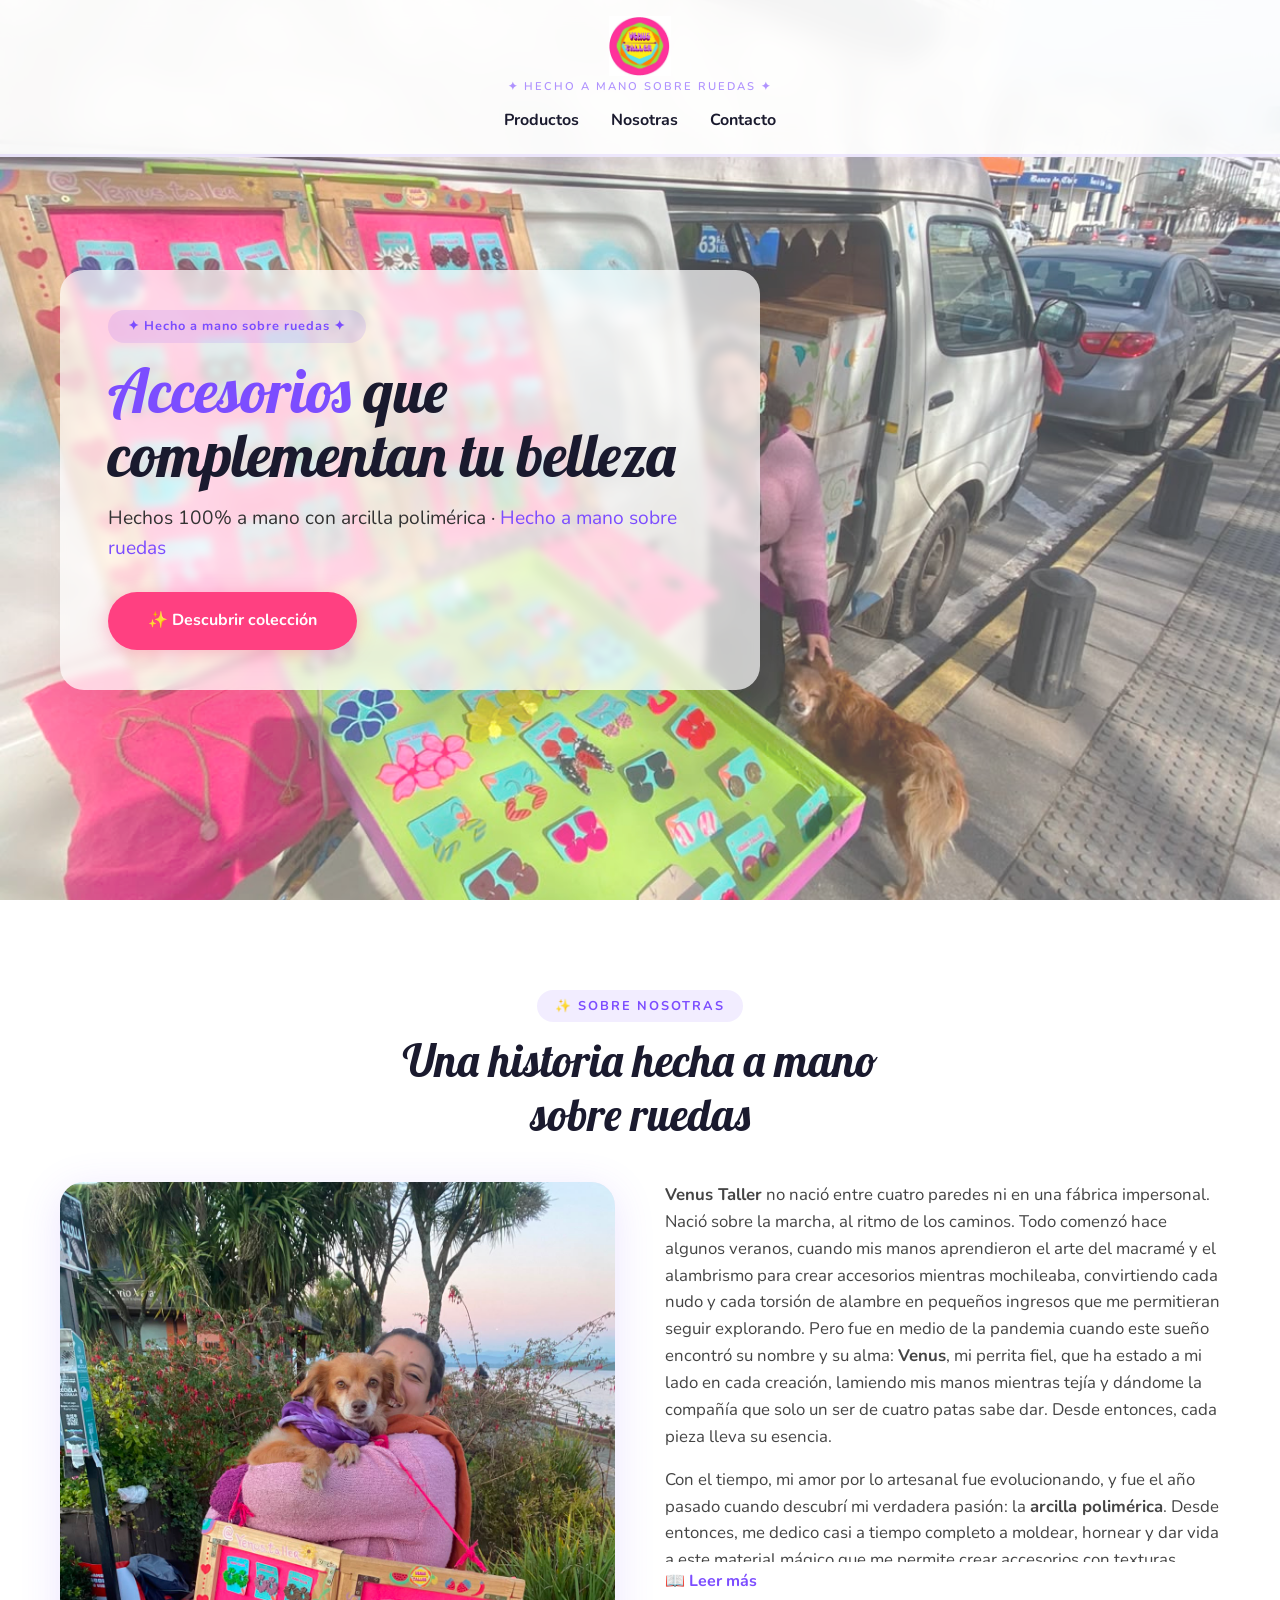
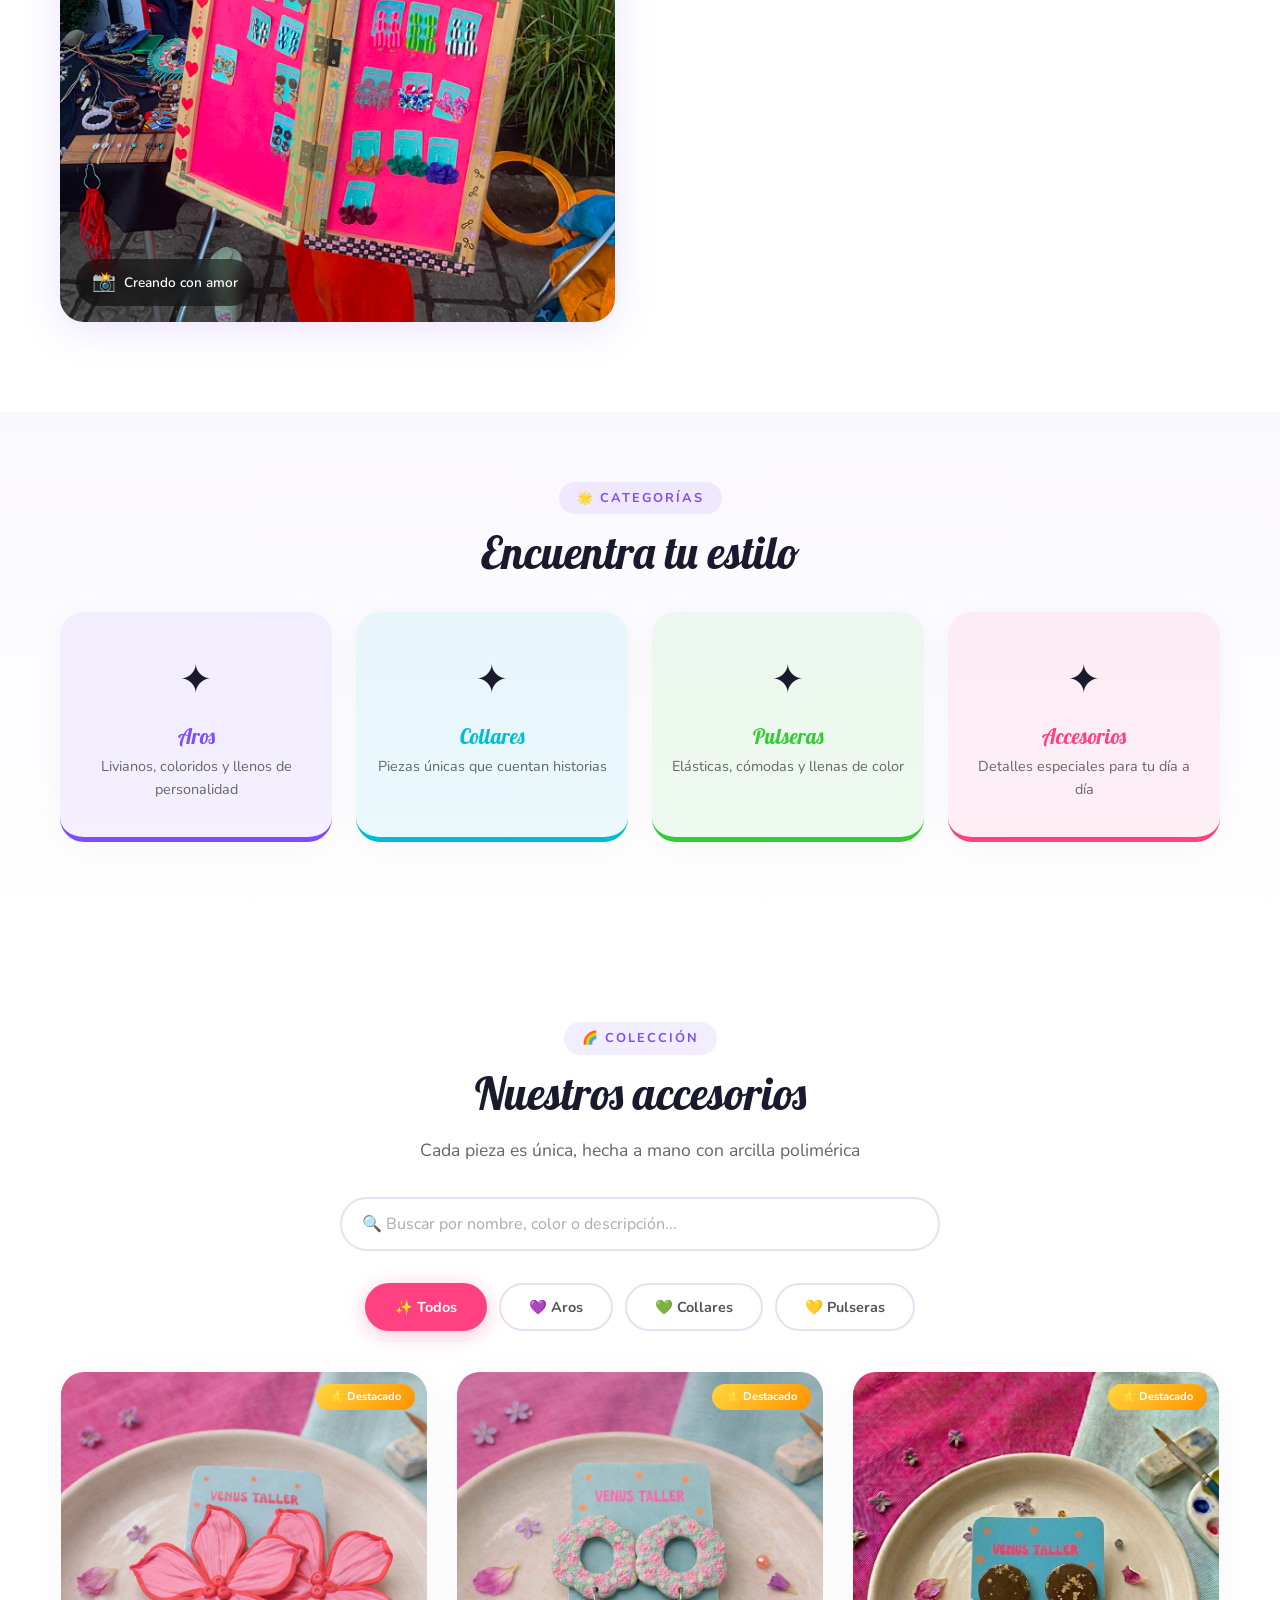
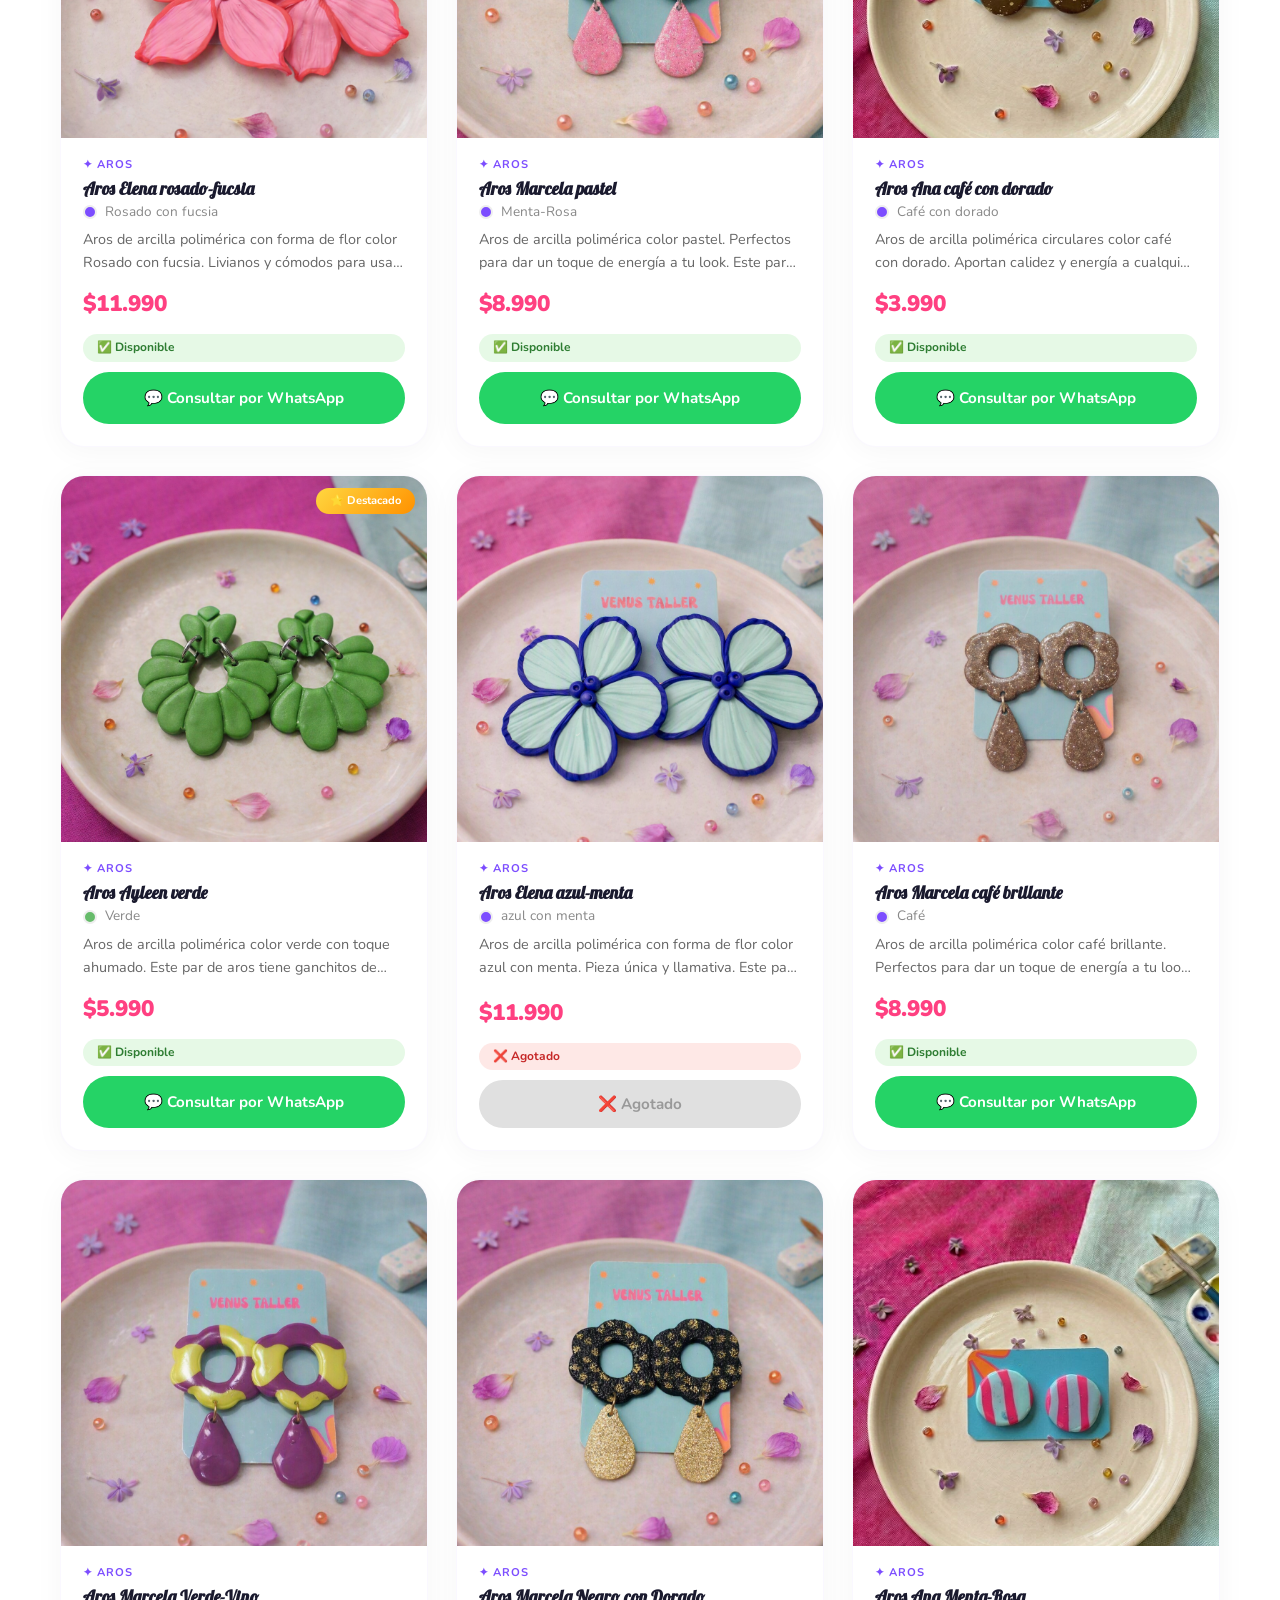
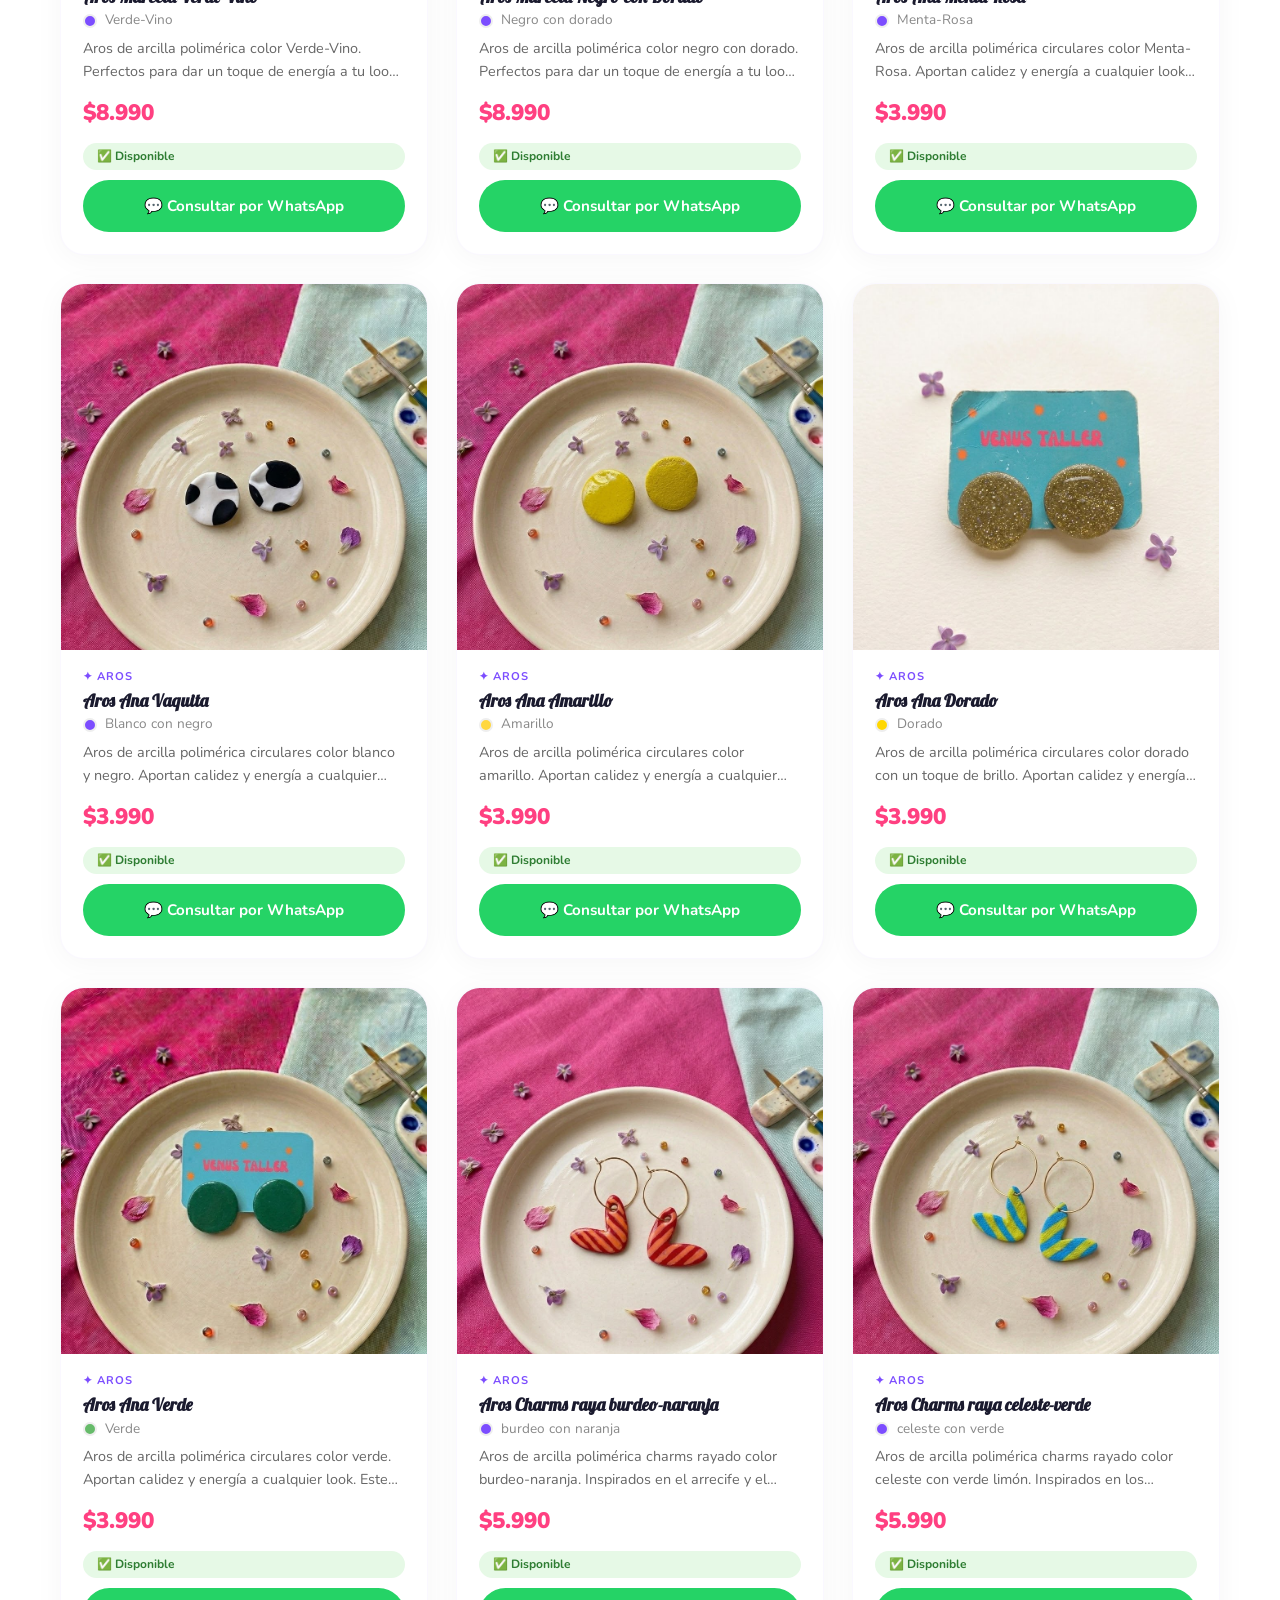
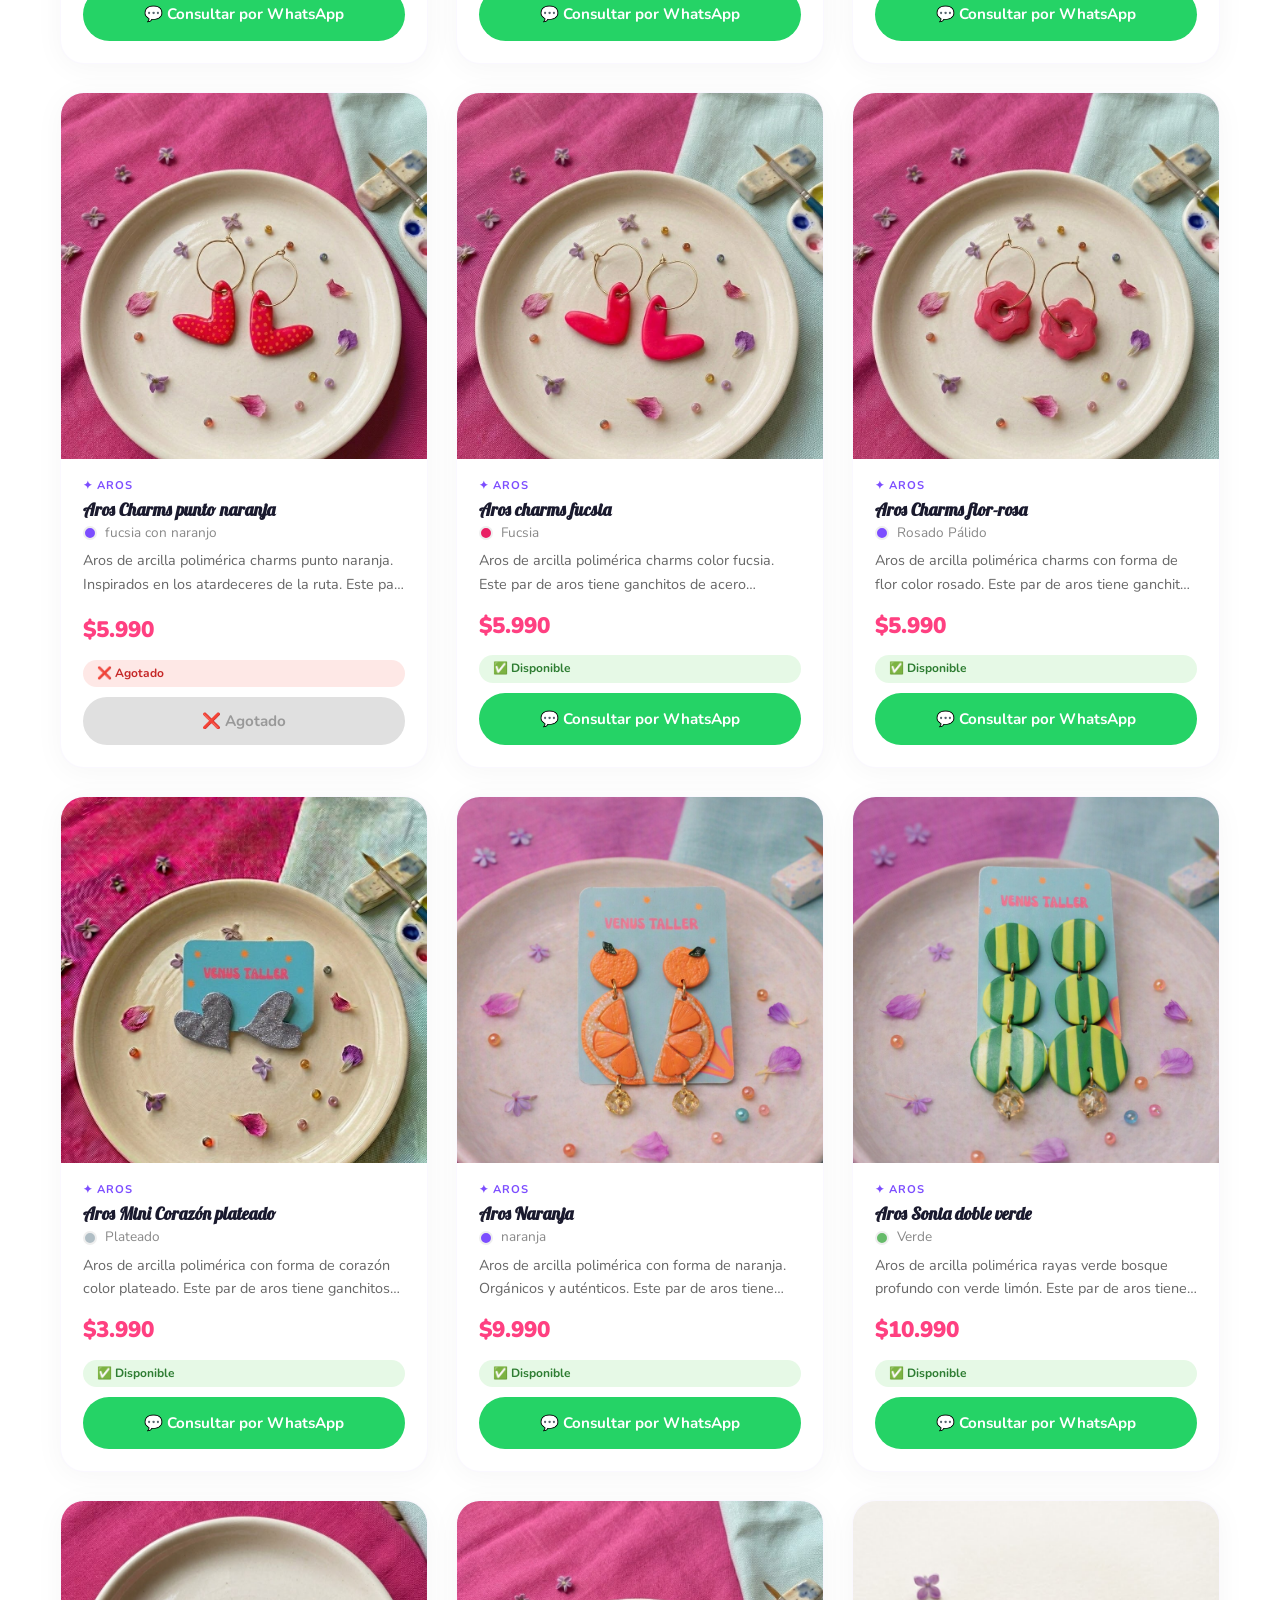
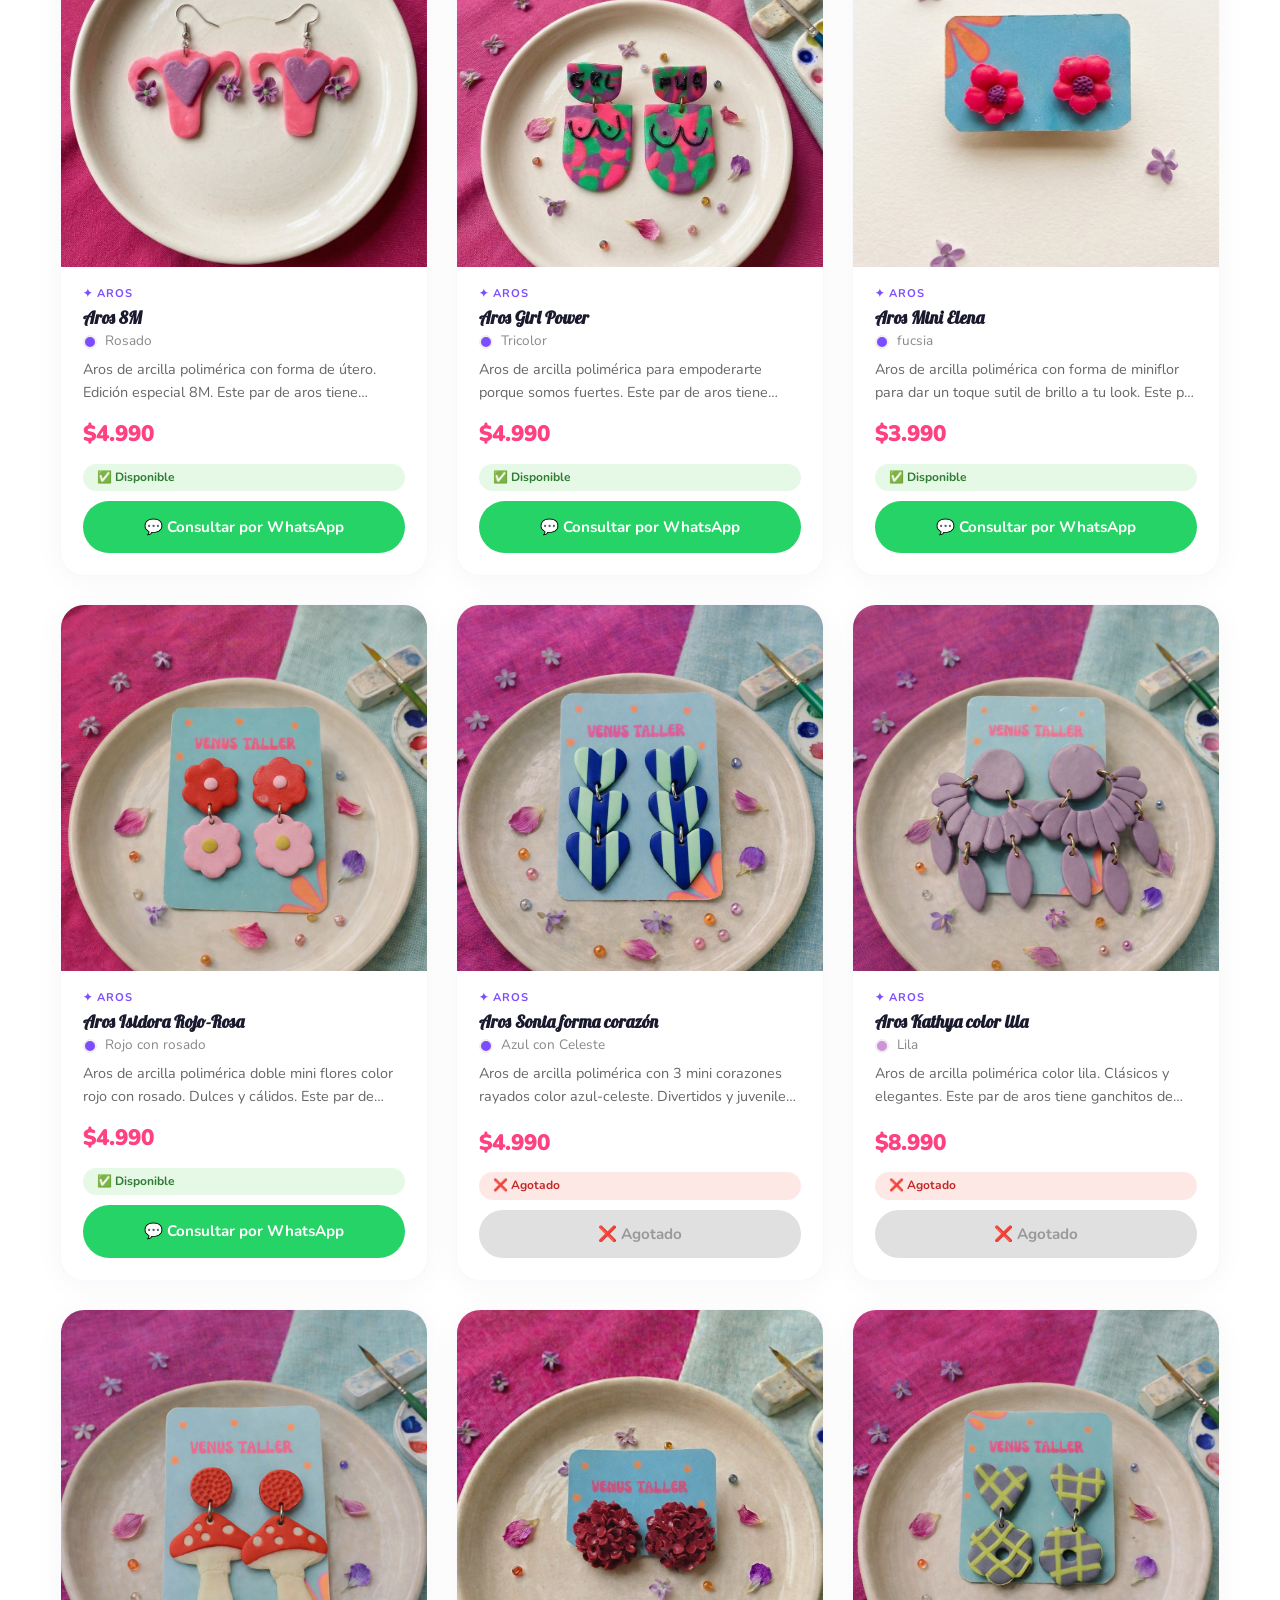
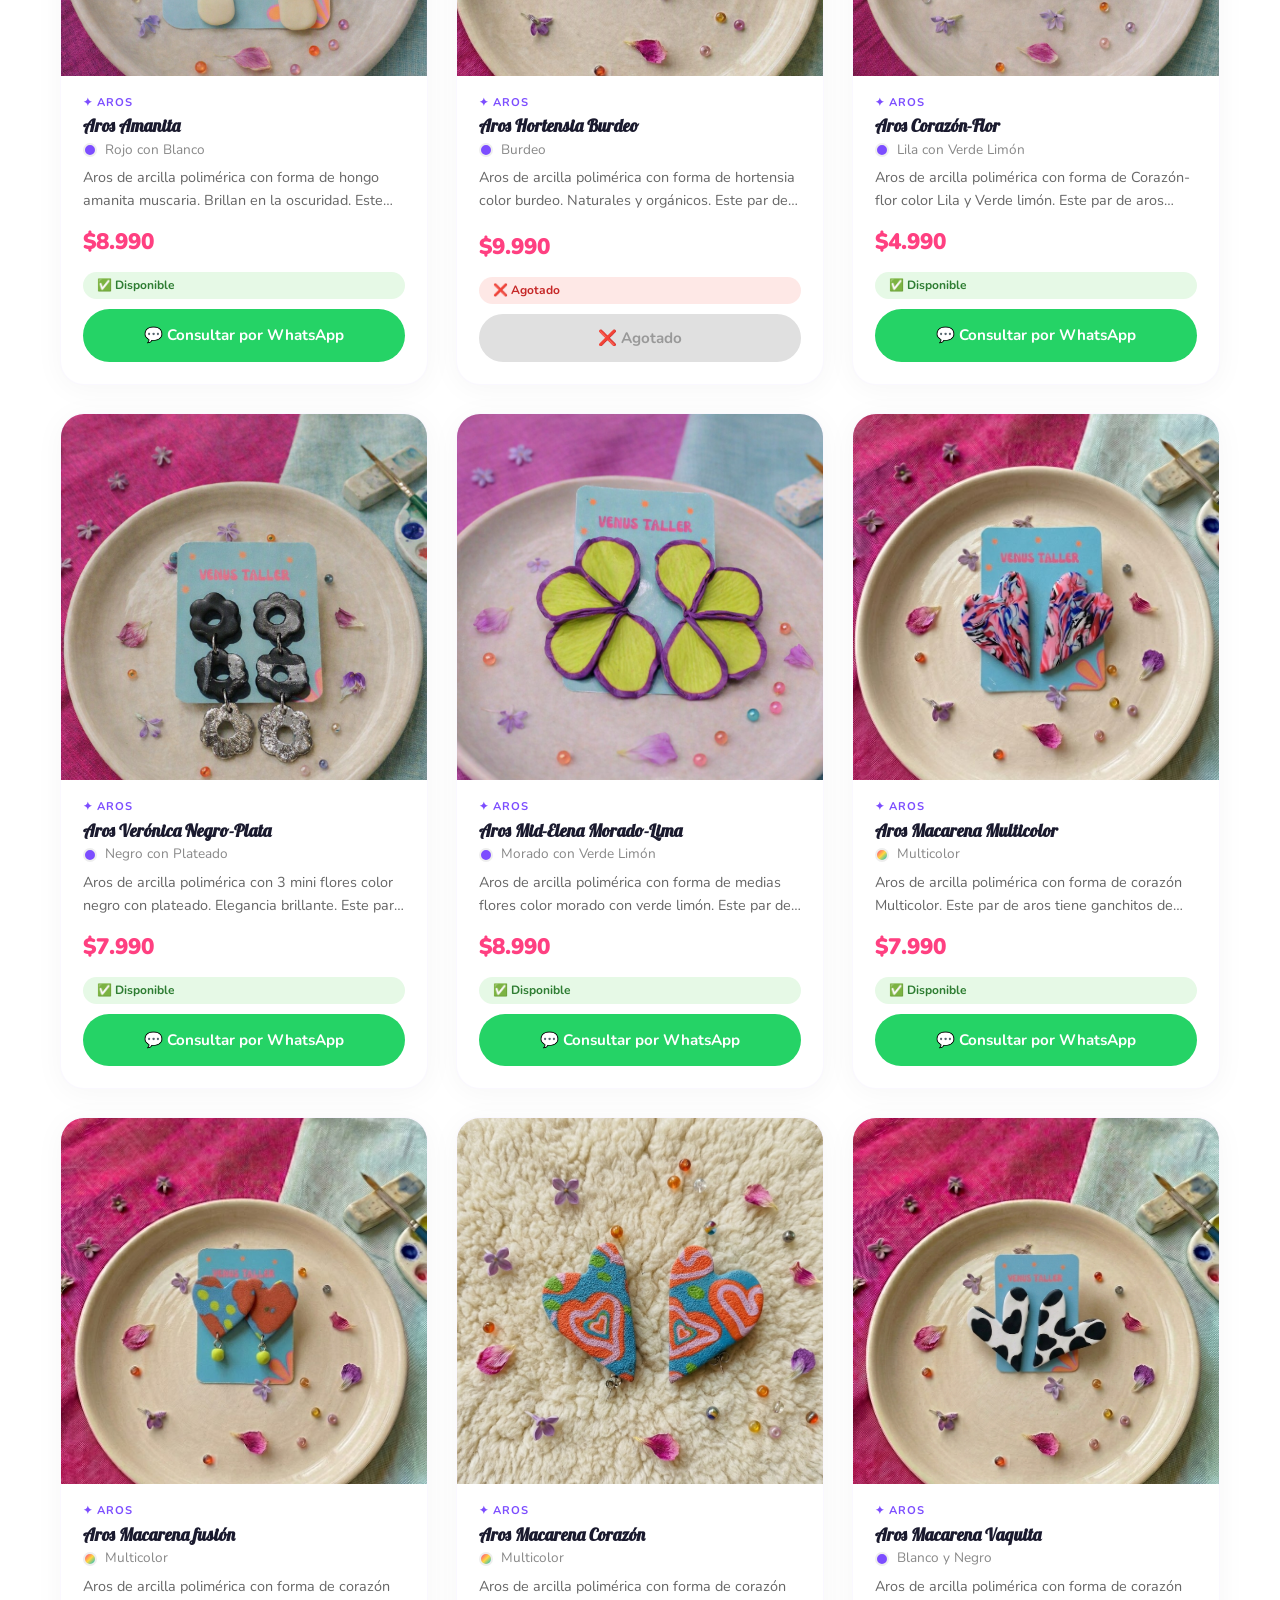
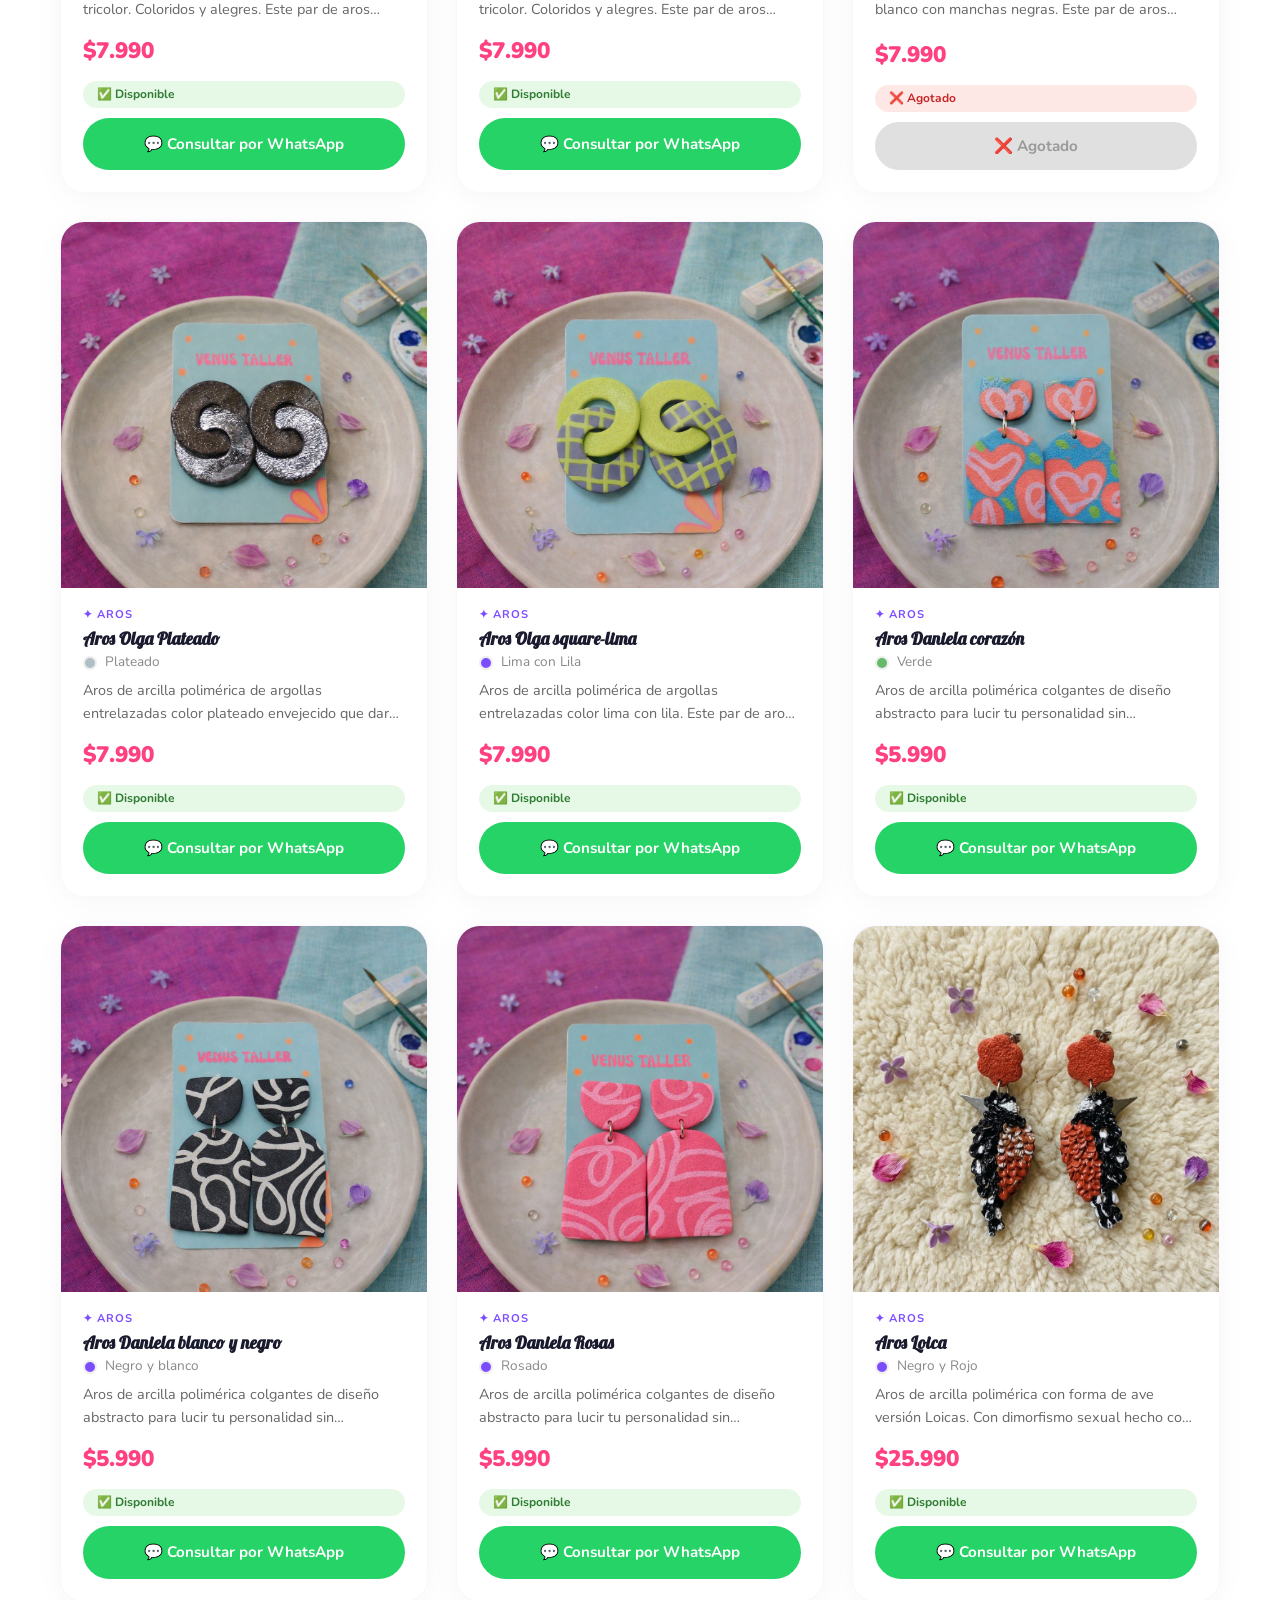
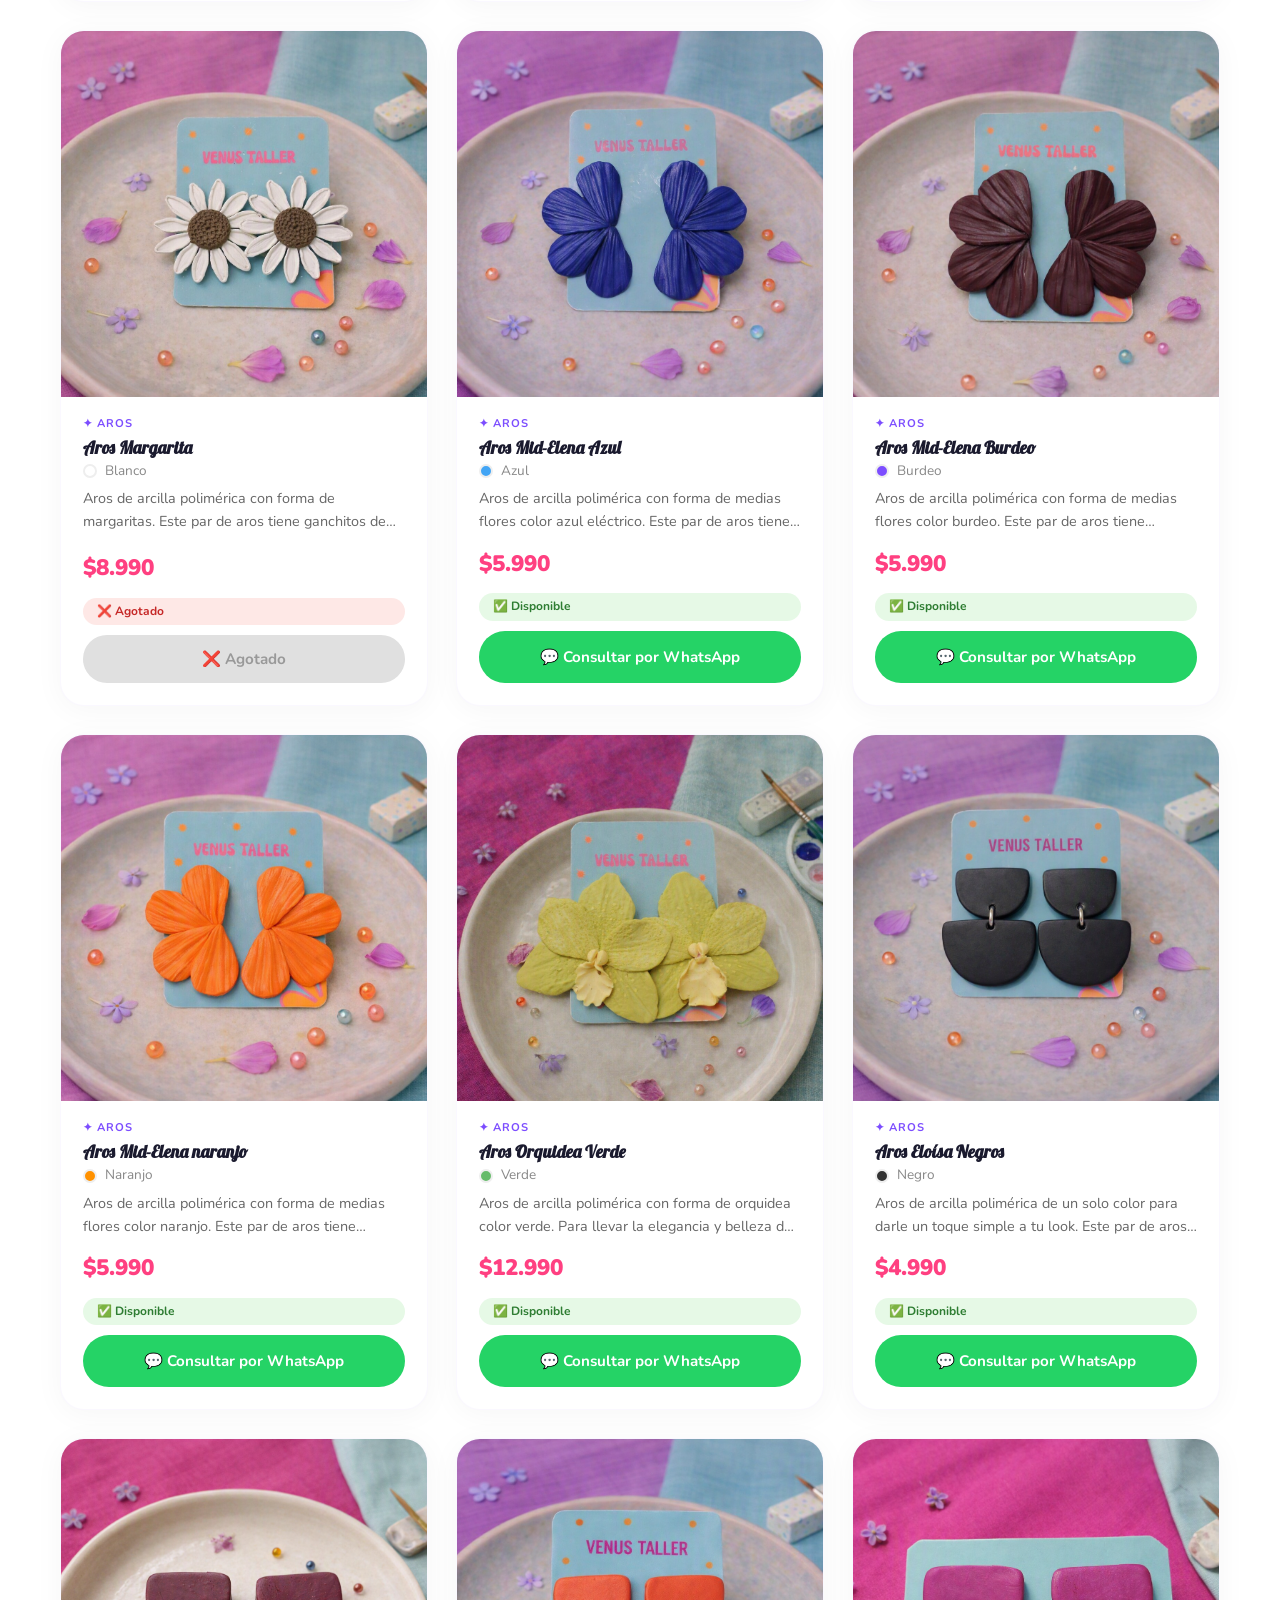
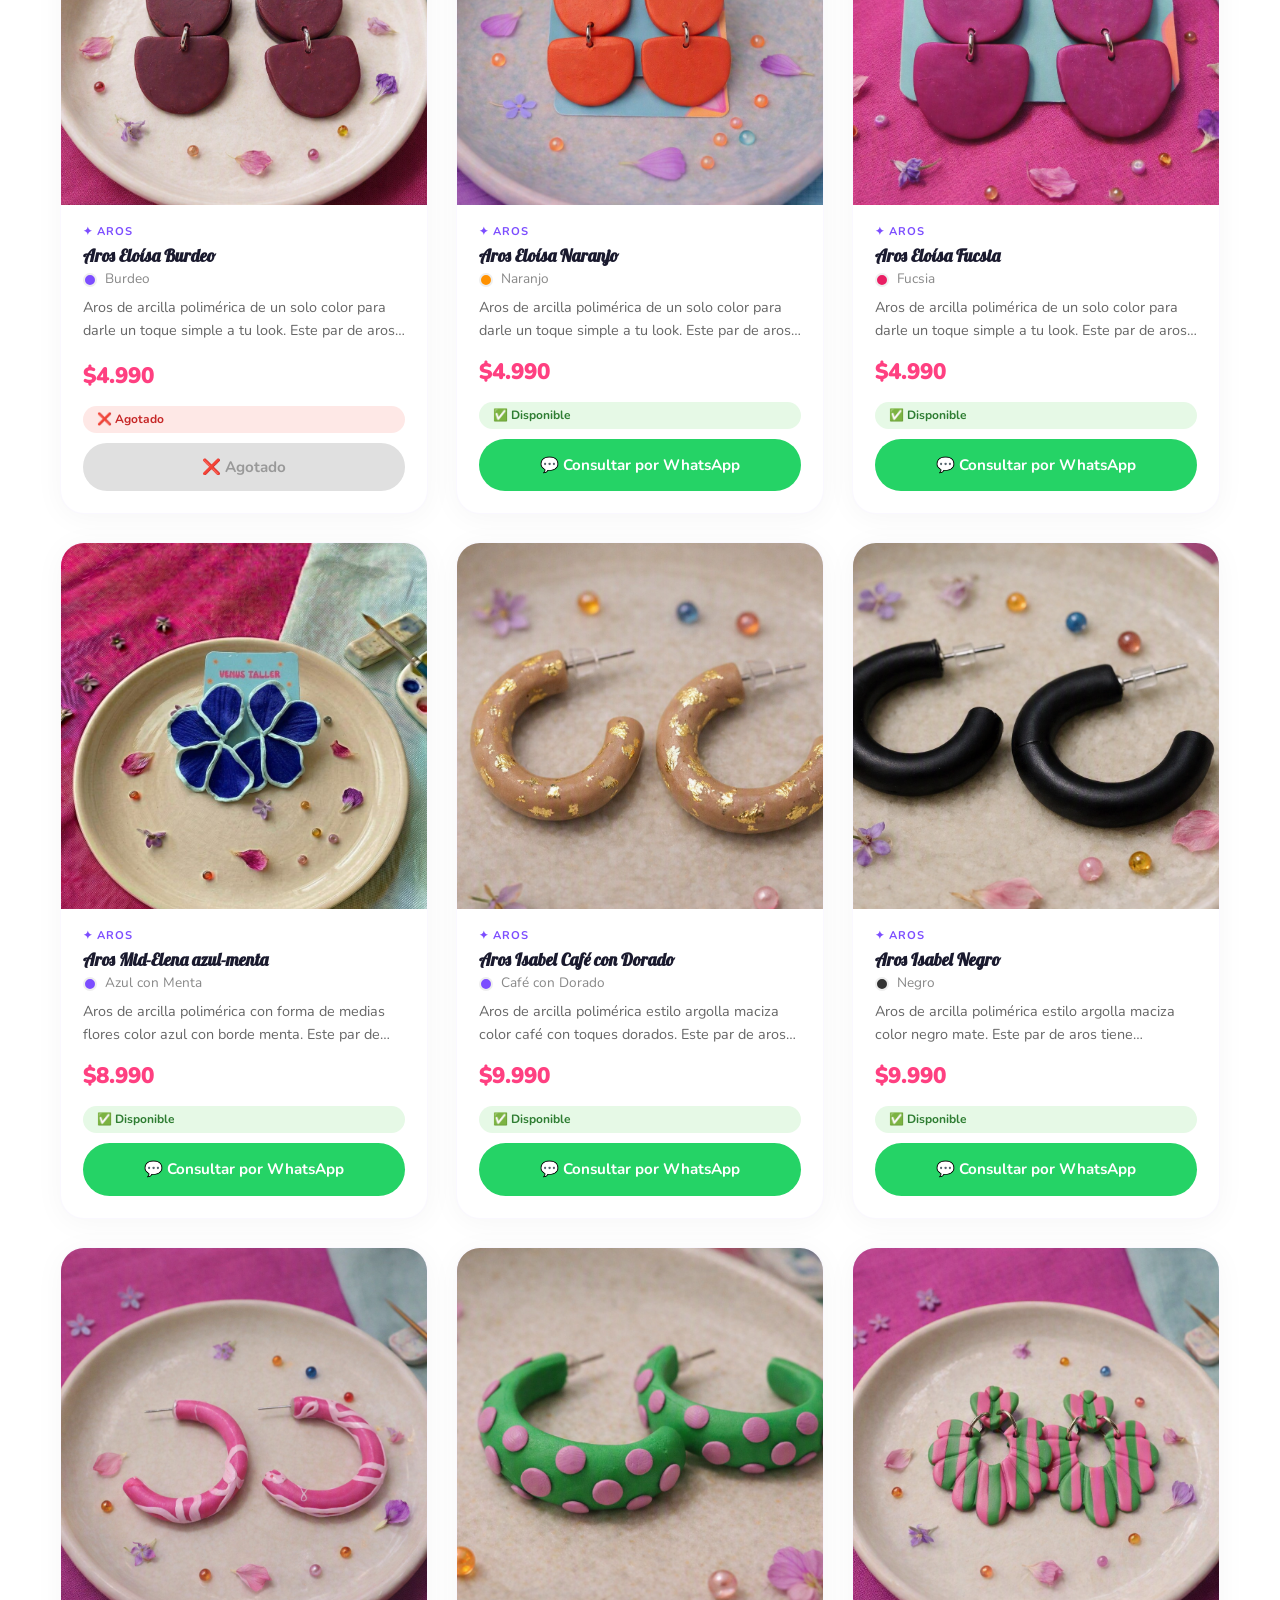
<file: index.html>
<!-- prueba -->
<!DOCTYPE html>
<html lang="es">
<head>
    <meta charset="UTF-8" />
    <meta name="viewport" content="width=device-width, initial-scale=1.0" />
    <title>Venus Taller · Hecho a mano sobre ruedas</title>
    <meta name="description" content="Piezas hechas a mano con arcilla polimérica, moldeadas en cada rincón del mundo. Diseños únicos para que brilles con seguridad y estilo." />

    <!-- Google Fonts: Lobster + Nunito para el resto -->
    <link rel="preconnect" href="https://fonts.googleapis.com" />
    <link rel="preconnect" href="https://fonts.gstatic.com" crossorigin />
    <link href="https://fonts.googleapis.com/css2?family=Lobster&family=Nunito:wght@400;600;700;800;900&display=swap" rel="stylesheet" />

    <link rel="stylesheet" href="estilo.css" />
</head>
<body>

    <!-- ============ HEADER ============ -->
    <header class="header">
        <div class="container">
            <div class="header__inner">
                <!-- Logo centrado -->
                <a href="#" class="logo">
                    <img src="imagenes/logo.jpeg" alt="Venus Taller" class="logo__img" />
                    <span class="logo__tagline">✦ Hecho a mano sobre ruedas ✦</span>
                </a>
                <!-- Menú debajo del logo -->
                <nav class="nav">
                    <ul class="nav__list">
                        <li><a href="#productos">Productos</a></li>
                        <li><a href="#nosotras">Nosotras</a></li>
                        <li><a href="#contacto">Contacto</a></li>
                    </ul>
                </nav>
                <button class="menu-toggle" id="menuToggle" aria-label="Menú">
                    <span></span><span></span><span></span>
                </button>
            </div>
        </div>
    </header>

    <!-- ============ HERO ============ -->
    <section class="hero" id="hero">
        <div class="hero__fondo">
            <img src="imagenes/imagen1.jpeg" alt="Venus Taller" class="hero__fondo-img" />
            <div class="hero__fondo-overlay"></div>
        </div>
        <div class="container hero__container">
            <div class="hero__content">
                <span class="hero__badge">✦ Hecho a mano sobre ruedas ✦</span>
                <h1 class="hero__title">
                    <span class="hero__title--highlight">Accesorios</span> que complementan tu belleza
                </h1>
                <p class="hero__subtitle">
                    Hechos 100% a mano con arcilla polimérica · <span class="text-morado">Hecho a mano sobre ruedas</span>
                </p>
                <a href="#productos" class="btn btn--rosa">✨ Descubrir colección</a>
            </div>
        </div>
    </section>

    <!-- ============ SOBRE NOSOTRAS ============ -->
    <section class="sobre" id="nosotras">
        <div class="container">
            <span class="tag">✨ Sobre nosotras</span>
            <h2>Una historia hecha a mano <br />sobre ruedas</h2>

            <div class="sobre__grid">
                <!-- Columna izquierda: Imagen -->
                    <div class="sobre__media">
                        <div class="sobre__video-wrapper">
                            <img src="imagenes/polivenus.jpeg" alt="Venus Taller" class="sobre__video" />
                            <div class="sobre__video-overlay">
                                <span class="sobre__video-icon">📸</span>
                                <span class="sobre__video-text">Creando con amor</span>
                            </div>
                        </div>
                    </div>


                <!-- Columna derecha: Texto completo con "Leer más" -->
                <div class="sobre__texto" id="sobreTexto">
                    <div class="sobre__texto-contenido" id="sobreContenido">
                        <p><strong>Venus Taller</strong> no nació entre cuatro paredes ni en una fábrica impersonal. Nació sobre la marcha, al ritmo de los caminos. Todo comenzó hace algunos veranos, cuando mis manos aprendieron el arte del macramé y el alambrismo para crear accesorios mientras mochileaba, convirtiendo cada nudo y cada torsión de alambre en pequeños ingresos que me permitieran seguir explorando. Pero fue en medio de la pandemia cuando este sueño encontró su nombre y su alma: <strong>Venus</strong>, mi perrita fiel, que ha estado a mi lado en cada creación, lamiendo mis manos mientras tejía y dándome la compañía que solo un ser de cuatro patas sabe dar. Desde entonces, cada pieza lleva su esencia.</p>

                        <p>Con el tiempo, mi amor por lo artesanal fue evolucionando, y fue el año pasado cuando descubrí mi verdadera pasión: la <strong>arcilla polimérica</strong>. Desde entonces, me dedico casi a tiempo completo a moldear, hornear y dar vida a este material mágico que me permite crear accesorios con texturas, colores y formas infinitas. Dejé atrás los hilos (aunque siempre estarán en mi corazón) para sumergirme en un mundo donde puedo esculpir flores, figuras abstractas, gemas falsas y detalles minuciosos que parecen sacados de un sueño. Hoy, la arcilla polimérica es mi principal medio de expresión y el corazón de Venus Taller.</p>

                        <p>Pero lo que realmente hace único a Venus Taller es algo que ninguna otra marca puede ofrecer: cada pieza absorbe la energía del lugar donde fue creada. Como vivo viajando en mi casa rodante junto a mi pareja, mis manos no trabajan siempre en el mismo sitio. Hay piezas que nacen frente al mar, con el sonido de las olas de fondo; otras se moldean en medio de un bosque, bajo la sombra de árboles centenarios; y algunas toman forma al atardecer, en un desierto infinito, bañadas por los colores cálidos del sol poniente. Esa energía, ese momento, ese paisaje, quedan atrapados en cada accesorio. Cuando usas una pieza de Venus Taller, no estás usando un simple accesorio: estás llevando contigo la brisa del mar, el silencio del bosque o la calidez del desierto.</p>

                        <p>Mi objetivo con cada creación va mucho más allá de lo estético. No solo quiero que mis accesorios sean bonitos; quiero que quien los use se sienta hermosa y llena de seguridad. Porque sé lo que es mirarse al espejo y sentir que ese pequeño detalle, ese aro, ese collar o ese prendedor, te da ese empujón de confianza que necesitas para enfrentar el día. Quiero que mis piezas sean ese recordatorio diario de que eres única, valiosa y capaz de brillar con luz propia. Cada diseño está pensado para realzar tu belleza natural y para que, al ponértelo, sientas que llevas puesta una obra de arte con historia.</p>

                        <p><strong>Venus Taller</strong> es libertad, es creatividad y es estilo auténtico. Es la rebeldía de no seguir modas impuestas, sino de crear las nuestras propias. Es la prueba de que lo hecho a mano, con paciencia y con alma, siempre tendrá un valor que lo industrial no puede igualar. Cada pieza es absolutamente diferente, porque un mismo patrón nunca se repite. Cada aro, cada collar, cada objeto es una decisión artística en el momento, influenciada por mi estado de ánimo, el paisaje que me rodea y la música que suena en mi casa rodante. Al usar Venus Taller, no solo te estás vistiendo: estás diciendo al mundo que valoras lo auténtico, lo artesanal y lo lleno de significado.</p>

                        <p>Hoy, en el año 2026, <strong>Venus Taller es mi sustento diario sobre ruedas</strong>. Junto a mi pareja, recorremos caminos sin rumbo fijo, pero con el rumbo claro en el corazón: vivir de lo que amamos. Mi taller se mueve con nosotros; a veces es una mesa plegable al costado de la carretera, a veces el suelo de un camping, a veces la sombra de un árbol. Pero siempre, siempre, está Venus, mi perrita, supervisando cada paso con su mirada tranquila y su cola que no deja de moverse.</p>

                        <p>Cada pedido que sale de Venus Taller viaja con una historia escrita entre nudos, arcilla y kilómetros. Llega a tus manos en un empaque cuidado con cariño, porque para nosotras cada cliente es parte de nuestra tribu viajera. Te invitamos a explorar nuestras colecciones, a dejarte sorprender por la singularidad de cada pieza y a llevarte un pedacito de nuestra aventura. Cuando eliges Venus Taller, no solo estás comprando un accesorio: estás abrazando un estilo de vida, estás apoyando un sueño nómada y estás eligiendo sentirte hermosa, segura y libre.</p>

                        <p class="sobre__frase-final">Gracias por viajar con nosotras. Bienvenido/a a Venus Taller. 🐾🚐✨🌸</p>
                    </div>
                    <button class="btn-leer-mas" id="btnLeerMas">📖 Leer más</button>
                </div>
            </div>
        </div>
    </section>

    <!-- ============ CATEGORÍAS ============ -->
    <section class="categorias">
        <div class="container">
            <span class="tag">🌟 Categorías</span>
            <h2>Encuentra tu estilo</h2>
            <div class="categorias__grid">
                <div class="categoria-card" style="--cat-color: #7C4DFF; --cat-bg: rgba(124,77,255,0.08);">
                    <span class="categoria-card__icon">✦</span>
                    <h3>Aros</h3>
                    <p>Livianos, coloridos y llenos de personalidad</p>
                </div>
                <div class="categoria-card" style="--cat-color: #00BCD4; --cat-bg: rgba(0,188,212,0.08);">
                    <span class="categoria-card__icon">✦</span>
                    <h3>Collares</h3>
                    <p>Piezas únicas que cuentan historias</p>
                </div>
                <div class="categoria-card" style="--cat-color: #32CD32; --cat-bg: rgba(50,205,50,0.08);">
                    <span class="categoria-card__icon">✦</span>
                    <h3>Pulseras</h3>
                    <p>Elásticas, cómodas y llenas de color</p>
                </div>
                <div class="categoria-card" style="--cat-color: #FF4081; --cat-bg: rgba(255,64,129,0.08);">
                    <span class="categoria-card__icon">✦</span>
                    <h3>Accesorios</h3>
                    <p>Detalles especiales para tu día a día</p>
                </div>
            </div>
        </div>
    </section>

 <!-- ============ PRODUCTOS ============ -->
    <section class="productos" id="productos">
        <div class="container">
            <span class="tag">🌈 Colección</span>
            <h2>Nuestros accesorios</h2>
            <p class="productos__subtitulo">Cada pieza es única, hecha a mano con arcilla polimérica</p>

            <!-- BUSCADOR DE PRODUCTOS -->
            <div class="productos__buscador">
                <input type="text" id="buscadorProductos" class="buscador-input" placeholder="🔍 Buscar por nombre, color o descripción..." />
            </div>

            <!-- FILTROS POR CATEGORÍA -->
            <div class="productos__filtros">
                <button class="filtro-btn filtro-btn--activo" data-filtro="todos">✨ Todos</button>
                <button class="filtro-btn" data-filtro="aros">💜 Aros</button>
                <button class="filtro-btn" data-filtro="collares">💚 Collares</button>
                <button class="filtro-btn" data-filtro="pulseras">💛 Pulseras</button>
            </div>

            <!-- GRID DE PRODUCTOS -->
            <div class="productos__grid" id="productosGrid">
                <div class="loading">🌟 Cargando productos...</div>
            </div>
        </div>
    </section>

    <!-- ============ POLÍTICAS ============ -->
    <section class="politicas" id="politicas">
        <div class="container">
            <span class="tag">📋 Políticas</span>
            <h2>Información de compra</h2>
            <div class="politicas__grid">
                <div class="politica-card" style="--card-color: #7C4DFF;">
                    <span class="politica-card__icon">🚚</span>
                    <h3>Envíos a todo Chile</h3>
                    <p>Realizamos envíos a todo el país a través de <strong>Blue Express</strong>. Recibirás un número de seguimiento para que puedas rastrear tu pedido.</p>
                </div>
                <div class="politica-card" style="--card-color: #00BCD4;">
                    <span class="politica-card__icon">🔄</span>
                    <h3>Cambios y devoluciones</h3>
                    <p>Si no estás 100% satisfecha con tu compra, puedes solicitar un cambio dentro de los primeros 7 días. Cada pieza está hecha con cariño, queremos que la ames tanto como nosotras.</p>
                </div>
                <div class="politica-card" style="--card-color: #32CD32;">
                    <span class="politica-card__icon">💳</span>
                    <h3>Métodos de pago</h3>
                    <p>Aceptamos transferencia bancaria, Mercado Pago y tarjetas de crédito/débito a través de nuestra plataforma de pagos segura.</p>
                </div>
                <div class="politica-card" style="--card-color: #FF4081;">
                    <span class="politica-card__icon">⭐</span>
                    <h3>Piezas 100% originales</h3>
                    <p>Piezas 100% originales y hechas a mano. Diseños que no se repiten, porque la creatividad no tiene moldes.</p>
                </div>
            </div>
        </div>
    </section>

    <!-- ============ PREGUNTAS FRECUENTES ============ -->
    <section class="faq" id="faq">
        <div class="container">
            <span class="tag">❓ Preguntas frecuentes</span>
            <h2>Resolvemos tus dudas</h2>
            <div class="faq__list">
                <div class="faq-item">
                    <button class="faq-item__pregunta">¿Cuánto tiempo tardan en llegar los pedidos? <span class="faq-item__icon">+</span></button>
                    <div class="faq-item__respuesta">
                        <p>El tiempo de entrega depende de tu ubicación. A través de Blue Express, los envíos suelen tardar entre 3 a 7 días hábiles dentro de Chile. Recibirás un número de seguimiento para que puedas rastrear tu pedido paso a paso.</p>
                    </div>
                </div>
                <div class="faq-item">
                    <button class="faq-item__pregunta">¿Puedo pedir un diseño personalizado? <span class="faq-item__icon">+</span></button>
                    <div class="faq-item__respuesta">
                        <p>¡Por supuesto! Como cada pieza es hecha a mano, podemos crear diseños personalizados especialmente para ti. Escríbenos por WhatsApp o Instagram y conversamos sobre tu idea.</p>
                    </div>
                </div>
                <div class="faq-item">
                    <button class="faq-item__pregunta">¿Los accesorios son aptos para pieles sensibles? <span class="faq-item__icon">+</span></button>
                    <div class="faq-item__respuesta">
                        <p>Utilizamos acero inoxidable y materiales hipoalergénicos en los herrajes. Sin embargo, si tienes alergias específicas, escríbenos y te contamos con más detalle los materiales de cada pieza.</p>
                    </div>
                </div>
                <div class="faq-item">
                    <button class="faq-item__pregunta">¿Hacen envíos fuera de Chile? <span class="faq-item__icon">+</span></button>
                    <div class="faq-item__respuesta">
                        <p>Actualmente realizamos envíos solo dentro de Chile a través de Blue Express. Pero no descartamos expandirnos en el futuro. ¡Síguenos en redes para estar al tanto!</p>
                    </div>
                </div>
            </div>
        </div>
    </section>

    <!-- ============ CONTACTO ============ -->
    <section class="contacto" id="contacto">
        <div class="container">
            <div class="contacto__inner">
                <div class="contacto__info">
                    <span class="tag">💬 Contacto</span>
                    <h2>¿Tienes alguna duda?</h2>
                    <p>Escríbenos por WhatsApp o redes sociales. Estamos aquí para ayudarte a encontrar el accesorio perfecto.</p>
                    <div class="contacto__datos">
                        <a href="https://wa.me/56932494839" target="_blank" class="btn btn--whatsapp">
                            <span>💬</span> Conversemos
                        </a>
                        <div class="contacto__redes">
                            <a href="https://instagram.com/venus.taller" target="_blank" class="contacto__red" aria-label="Instagram">
                                <img src="imagenes/iglogo.png" alt="Instagram" class="contacto__icon" />
                                @venus.taller
                            </a>
                            <a href="https://tiktok.com/@venus.taller" target="_blank" class="contacto__red" aria-label="TikTok">
                                <img src="imagenes/tiktoklogo.png" alt="TikTok" class="contacto__icon" />
                                @venus.taller
                            </a>
                        </div>
                    </div>
                    <!-- Patitas en horizontal -->
                    <div class="contacto__patitas">
                        <span>🐾</span>
                        <span>🐾</span>
                        <span>🐾</span>
                    </div>
                </div>
            </div>
        </div>
    </section>

    <!-- ============ FOOTER ============ -->
    <footer class="footer">
        <div class="container">
            <div class="footer__inner">
                <div class="footer__brand">
                    <img src="imagenes/logo.jpeg" alt="Venus Taller" class="footer__logo" />
                    <p class="footer__tagline">✦ Hecho a mano sobre ruedas ✦</p>
                </div>
                <div class="footer__links">
                    <a href="#productos">🌟 Productos</a>
                    <a href="#nosotras">✨ Nosotras</a>
                    <a href="#politicas">📋 Políticas</a>
                    <a href="#faq">❓ FAQ</a>
                    <a href="#contacto">💬 Contacto</a>
                </div>
                <div class="footer__social">
                    <a href="https://instagram.com/venus.taller" target="_blank" aria-label="Instagram">
                        <img src="imagenes/iglogo.png" alt="Instagram" class="footer__social-icon" />
                    </a>
                    <a href="https://tiktok.com/@venus.taller" target="_blank" aria-label="TikTok">
                        <img src="imagenes/tiktoklogo.png" alt="TikTok" class="footer__social-icon" />
                    </a>
                    <a href="https://wa.me/56932494839" target="_blank" aria-label="WhatsApp">💬</a>
                </div>
            </div>
            <div class="footer__bottom">
                <p>&copy; 2026 Venus Taller · Hecho a mano sobre ruedas · Con 💜 desde la carretera</p>
            </div>
        </div>
    </footer>

    <script src="app.js"></script>
</body>
</html>
</file>
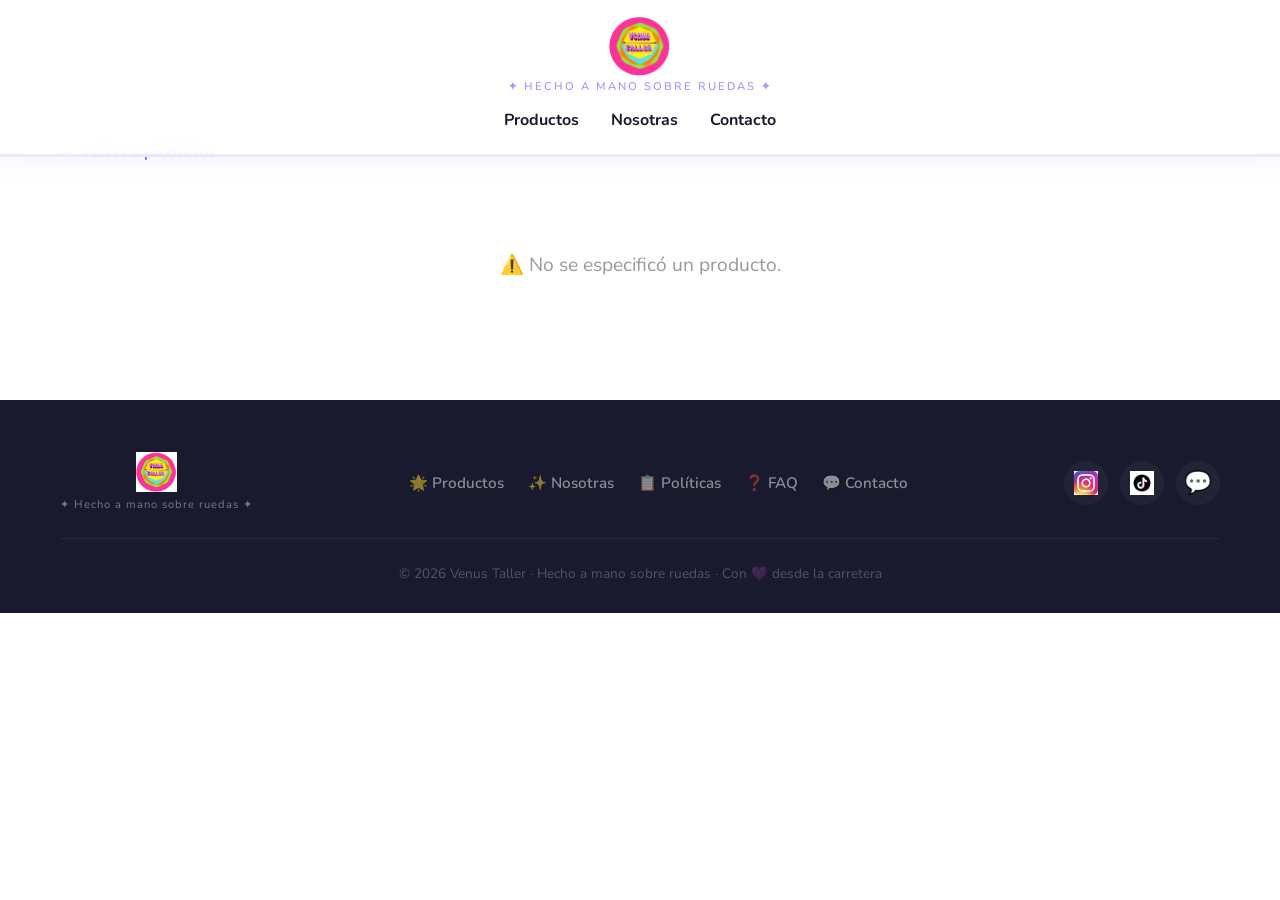
<file: producto.html>
<!DOCTYPE html>
<html lang="es">
<head>
    <meta charset="UTF-8" />
    <meta name="viewport" content="width=device-width, initial-scale=1.0" />
    <title>Venus Taller · Detalle del producto</title>
    <meta name="description" content="Detalle del producto de Venus Taller" />

    <!-- Google Fonts -->
    <link rel="preconnect" href="https://fonts.googleapis.com" />
    <link rel="preconnect" href="https://fonts.gstatic.com" crossorigin />
    <link href="https://fonts.googleapis.com/css2?family=Lobster&family=Nunito:wght@400;600;700;800;900&display=swap" rel="stylesheet" />

    <link rel="stylesheet" href="estilo.css" />
    <style>
        /* Estilos específicos para la página de detalle */
        .detalle {
            padding: 140px 0 60px;
            background: #ffffff;
        }

        .detalle__grid {
            display: grid;
            grid-template-columns: 1fr 1fr;
            gap: 50px;
            align-items: start;
        }

        /* Carrusel */
        .detalle__carrusel {
            position: relative;
            border-radius: 24px;
            overflow: hidden;
            box-shadow: 0 8px 40px rgba(124, 77, 255, 0.1);
            background: #f5f0fa;
        }

        .detalle__carrusel-imagenes {
            position: relative;
            aspect-ratio: 1/1;
        }

        .detalle__carrusel-imagenes img {
            width: 100%;
            height: 100%;
            object-fit: cover;
            display: none;
        }

        .detalle__carrusel-imagenes img.activa {
            display: block;
        }

        .detalle__carrusel-btn {
            position: absolute;
            top: 50%;
            transform: translateY(-50%);
            background: rgba(255, 255, 255, 0.8);
            border: none;
            border-radius: 50%;
            width: 44px;
            height: 44px;
            cursor: pointer;
            font-size: 1.5rem;
            transition: all 0.3s ease;
            z-index: 2;
            display: flex;
            align-items: center;
            justify-content: center;
            color: #1a1a2e;
        }

        .detalle__carrusel-btn:hover {
            background: #fff;
            box-shadow: 0 4px 15px rgba(0, 0, 0, 0.1);
        }

        .detalle__carrusel-btn--prev {
            left: 12px;
        }

        .detalle__carrusel-btn--next {
            right: 12px;
        }

        .detalle__carrusel-indicadores {
            display: flex;
            justify-content: center;
            gap: 8px;
            padding: 12px 0;
        }

        .detalle__carrusel-indicador {
            width: 10px;
            height: 10px;
            border-radius: 50%;
            background: #ddd;
            border: none;
            cursor: pointer;
            transition: all 0.3s ease;
            padding: 0;
        }

        .detalle__carrusel-indicador.activo {
            background: #7C4DFF;
            transform: scale(1.2);
        }

        /* Información del producto */
        .detalle__info h1 {
            font-size: 2.8rem;
            font-family: 'Lobster', cursive;
            color: #1a1a2e;
            margin-bottom: 8px;
        }

        .detalle__info .detalle__categoria {
            font-size: 0.8rem;
            font-weight: 700;
            text-transform: uppercase;
            letter-spacing: 1px;
            color: #7C4DFF;
            display: block;
            margin-bottom: 12px;
            font-family: 'Nunito', sans-serif;
        }

        .detalle__info .detalle__color {
            font-size: 1rem;
            color: #666;
            margin-bottom: 16px;
            font-family: 'Nunito', sans-serif;
        }

        .detalle__info .detalle__color span {
            display: inline-block;
            width: 20px;
            height: 20px;
            border-radius: 50%;
            border: 2px solid #eee;
            vertical-align: middle;
            margin-right: 6px;
        }

        .detalle__info .detalle__precio {
            font-size: 2rem;
            font-weight: 900;
            color: #FF4081;
            display: block;
            margin-bottom: 20px;
            font-family: 'Nunito', sans-serif;
        }

        .detalle__info .detalle__descripcion {
            font-size: 1.05rem;
            color: #444;
            line-height: 1.8;
            margin-bottom: 24px;
            font-family: 'Nunito', sans-serif;
        }

        .detalle__info .detalle__estado {
            display: inline-block;
            padding: 6px 18px;
            border-radius: 30px;
            font-weight: 700;
            font-size: 0.9rem;
            font-family: 'Nunito', sans-serif;
            margin-bottom: 20px;
        }

        .detalle__info .detalle__estado--disponible {
            background: rgba(50, 205, 50, 0.12);
            color: #2E7D32;
        }

        .detalle__info .detalle__estado--agotado {
            background: rgba(244, 67, 54, 0.12);
            color: #C62828;
        }

        .detalle__info .btn--whatsapp {
            display: inline-block;
            padding: 16px 44px;
            background: #25D366;
            color: #fff;
            border: none;
            border-radius: 50px;
            font-weight: 700;
            font-size: 1.1rem;
            cursor: pointer;
            transition: all 0.3s ease;
            text-decoration: none;
            font-family: 'Nunito', sans-serif;
            box-shadow: 0 4px 20px rgba(37, 211, 102, 0.35);
        }

        .detalle__info .btn--whatsapp:hover {
            transform: translateY(-4px) scale(1.02);
            box-shadow: 0 8px 35px rgba(37, 211, 102, 0.45);
        }

        .detalle__volver {
            display: inline-block;
            margin-bottom: 24px;
            color: #7C4DFF;
            font-weight: 600;
            text-decoration: none;
            font-family: 'Nunito', sans-serif;
            transition: color 0.3s ease;
        }

        .detalle__volver:hover {
            color: #FF4081;
        }

        .loading-detalle {
            text-align: center;
            padding: 60px 0;
            font-size: 1.2rem;
            color: #999;
            font-family: 'Nunito', sans-serif;
        }

        .detalle__no-encontrado {
            text-align: center;
            padding: 60px 0;
            font-size: 1.2rem;
            color: #999;
            font-family: 'Nunito', sans-serif;
        }

        @media (max-width: 768px) {
            .detalle {
                padding: 120px 0 40px;
            }

            .detalle__grid {
                grid-template-columns: 1fr;
                gap: 30px;
            }

            .detalle__info h1 {
                font-size: 2rem;
            }

            .detalle__info .detalle__precio {
                font-size: 1.6rem;
            }

            .detalle__carrusel-btn {
                width: 36px;
                height: 36px;
                font-size: 1.2rem;
            }
        }
    </style>
</head>
<body>

    <!-- ============ HEADER ============ -->
    <header class="header">
        <div class="container">
            <div class="header__inner">
                <a href="index.html" class="logo">
                    <img src="imagenes/logo.jpeg" alt="Venus Taller" class="logo__img" />
                    <span class="logo__tagline">✦ Hecho a mano sobre ruedas ✦</span>
                </a>
                <nav class="nav">
                    <ul class="nav__list">
                        <li><a href="index.html#productos">Productos</a></li>
                        <li><a href="index.html#nosotras">Nosotras</a></li>
                        <li><a href="index.html#contacto">Contacto</a></li>
                    </ul>
                </nav>
                <button class="menu-toggle" id="menuToggle" aria-label="Menú">
                    <span></span><span></span><span></span>
                </button>
            </div>
        </div>
    </header>

    <!-- ============ DETALLE DEL PRODUCTO ============ -->
    <section class="detalle" id="detalle">
        <div class="container">
            <a href="index.html#productos" class="detalle__volver">← Volver a productos</a>
            <div id="detalleContenido">
                <div class="loading-detalle">🌟 Cargando producto...</div>
            </div>
        </div>
    </section>

    <!-- ============ FOOTER ============ -->
    <footer class="footer">
        <div class="container">
            <div class="footer__inner">
                <div class="footer__brand">
                    <img src="imagenes/logo.jpeg" alt="Venus Taller" class="footer__logo" />
                    <p class="footer__tagline">✦ Hecho a mano sobre ruedas ✦</p>
                </div>
                <div class="footer__links">
                    <a href="index.html#productos">🌟 Productos</a>
                    <a href="index.html#nosotras">✨ Nosotras</a>
                    <a href="index.html#politicas">📋 Políticas</a>
                    <a href="index.html#faq">❓ FAQ</a>
                    <a href="index.html#contacto">💬 Contacto</a>
                </div>
                <div class="footer__social">
                    <a href="https://instagram.com/venus.taller" target="_blank" aria-label="Instagram">
                        <img src="imagenes/iglogo.png" alt="Instagram" class="footer__social-icon" />
                    </a>
                    <a href="https://tiktok.com/@venus.taller" target="_blank" aria-label="TikTok">
                        <img src="imagenes/tiktoklogo.png" alt="TikTok" class="footer__social-icon" />
                    </a>
                    <a href="https://wa.me/56932494839" target="_blank" aria-label="WhatsApp">💬</a>
                </div>
            </div>
            <div class="footer__bottom">
                <p>&copy; 2026 Venus Taller · Hecho a mano sobre ruedas · Con 💜 desde la carretera</p>
            </div>
        </div>
    </footer>

    <script src="detalle.js"></script>
</body>
</html>
</file>
<file: estilo.css>
/* ============================================
   ESTILO PRINCIPAL - VENUS TALLER
   Estilo DOPAMINA 💜
   Fuente principal: Lobster (títulos y acentos)
   Fuente secundaria: Nunito (textos generales)
   Colores: Morado #7C4DFF, Turquesa #00BCD4,
            Verde lima #32CD32, Rosa #FF4081,
            Amarillo #FFD740, Naranjo #FF9100
   ============================================ */

/* ----- RESET Y BASE ----- */
* {
    margin: 0;
    padding: 0;
    box-sizing: border-box;
}

html {
    scroll-behavior: smooth;
}

body {
    font-family: 'Nunito', sans-serif;
    background: #ffffff;
    color: #1a1a2e;
    line-height: 1.6;
}

.container {
    max-width: 1200px;
    margin: 0 auto;
    padding: 0 20px;
}

img {
    max-width: 100%;
    display: block;
}

a {
    text-decoration: none;
    color: inherit;
}

/* ----- TIPOGRAFÍA ----- */
h1, h2, h3, h4 {
    font-family: 'Lobster', cursive;
    font-weight: 400;
    line-height: 1.2;
}

.text-morado {
    color: #7C4DFF;
}

.tag {
    display: inline-block;
    font-size: 0.8rem;
    font-weight: 700;
    text-transform: uppercase;
    letter-spacing: 2px;
    color: #7C4DFF;
    background: rgba(124, 77, 255, 0.1);
    padding: 6px 18px;
    border-radius: 30px;
    margin-bottom: 12px;
    font-family: 'Nunito', sans-serif;
}

section h2 {
    font-size: 2.8rem;
    margin-bottom: 16px;
    color: #1a1a2e;
    font-family: 'Lobster', cursive;
}

@media (max-width: 600px) {
    section h2 {
        font-size: 2rem;
    }
}

/* ----- BOTONES ----- */
.btn {
    display: inline-block;
    padding: 16px 40px;
    border-radius: 50px;
    font-weight: 700;
    font-size: 1rem;
    border: none;
    cursor: pointer;
    transition: all 0.3s cubic-bezier(0.34, 1.56, 0.64, 1);
    text-align: center;
    font-family: 'Nunito', sans-serif;
}

.btn--rosa {
    background: #FF4081;
    color: #fff;
    box-shadow: 0 4px 20px rgba(255, 64, 129, 0.35);
}

.btn--rosa:hover {
    transform: translateY(-4px) scale(1.02);
    box-shadow: 0 8px 35px rgba(255, 64, 129, 0.45);
}

.btn--whatsapp {
    background: #25D366;
    color: #fff;
    font-size: 1.1rem;
    padding: 18px 44px;
    box-shadow: 0 4px 20px rgba(37, 211, 102, 0.35);
}

.btn--whatsapp:hover {
    transform: translateY(-4px) scale(1.02);
    box-shadow: 0 8px 35px rgba(37, 211, 102, 0.45);
}

/* ============================================
   HEADER
   ============================================ */
.header {
    padding: 16px 0;
    position: fixed;
    width: 100%;
    top: 0;
    z-index: 1000;
    background: rgba(255, 255, 255, 0.92);
    backdrop-filter: blur(12px);
    box-shadow: 0 2px 30px rgba(124, 77, 255, 0.08);
    border-bottom: 3px solid rgba(124, 77, 255, 0.12);
}

.header__inner {
    display: flex;
    flex-direction: column;
    align-items: center;
    gap: 8px;
}

.logo {
    display: flex;
    flex-direction: column;
    align-items: center;
    text-decoration: none;
}

.logo__img {
    max-height: 60px;
    width: auto;
    display: block;
}

.logo__tagline {
    font-size: 0.7rem;
    font-weight: 600;
    color: #7C4DFF;
    letter-spacing: 2px;
    text-transform: uppercase;
    margin-top: 2px;
    opacity: 0.6;
    font-family: 'Nunito', sans-serif;
}

.nav {
    width: 100%;
}

.nav__list {
    display: flex;
    justify-content: center;
    list-style: none;
    gap: 32px;
    padding: 4px 0;
}

.nav__list a {
    font-weight: 700;
    color: #1a1a2e;
    transition: color 0.3s ease;
    position: relative;
    font-family: 'Nunito', sans-serif;
}

.nav__list a::after {
    content: '';
    position: absolute;
    bottom: -4px;
    left: 0;
    width: 0;
    height: 3px;
    background: linear-gradient(90deg, #7C4DFF, #00BCD4, #FF4081);
    border-radius: 3px;
    transition: width 0.3s ease;
}

.nav__list a:hover {
    color: #7C4DFF;
}

.nav__list a:hover::after {
    width: 100%;
}

.menu-toggle {
    display: none;
    flex-direction: column;
    gap: 5px;
    background: none;
    border: none;
    cursor: pointer;
    padding: 8px;
    position: absolute;
    top: 20px;
    right: 20px;
}

.menu-toggle span {
    display: block;
    width: 28px;
    height: 3px;
    background: #7C4DFF;
    border-radius: 3px;
    transition: all 0.3s ease;
}

@media (max-width: 768px) {
    .menu-toggle {
        display: flex;
    }

    .nav {
        display: none;
        background: #fff;
        padding: 16px 0;
        border-radius: 0 0 20px 20px;
        box-shadow: 0 20px 40px rgba(0, 0, 0, 0.08);
    }

    .nav--abierto {
        display: block;
    }

    .nav__list {
        flex-direction: column;
        align-items: center;
        gap: 12px;
    }

    .logo__img {
        max-height: 45px;
    }
}

/* ============================================
   HERO - CON IMAGEN DE FONDO
   ============================================ */
.hero {
    position: relative;
    min-height: 100vh;
    display: flex;
    align-items: center;
    justify-content: center;
    padding: 120px 0 60px;
    overflow: hidden;
}

.hero__fondo {
    position: absolute;
    top: 0;
    left: 0;
    width: 100%;
    height: 100%;
    z-index: 0;
}

.hero__fondo-img {
    width: 100%;
    height: 100%;
    object-fit: cover;
    display: block;
}

.hero__fondo-overlay {
    position: absolute;
    top: 0;
    left: 0;
    width: 100%;
    height: 100%;
    background: rgba(255, 255, 255, 0.25);
    z-index: 1;
}

.hero__container {
    position: relative;
    z-index: 2;
    width: 100%;
}

.hero__content {
    max-width: 700px;
    text-align: left;
    padding: 20px;
    background: rgba(255, 255, 255, 0.7);
    backdrop-filter: blur(4px);
    border-radius: 24px;
    padding: 40px 48px;
    box-shadow: 0 8px 40px rgba(0, 0, 0, 0.06);
}

.hero__badge {
    display: inline-block;
    background: rgba(124, 77, 255, 0.12);
    padding: 6px 20px;
    border-radius: 30px;
    font-size: 0.8rem;
    font-weight: 700;
    color: #7C4DFF;
    letter-spacing: 1px;
    margin-bottom: 16px;
    font-family: 'Nunito', sans-serif;
}

.hero__title {
    font-size: 3.8rem;
    font-weight: 400;
    color: #1a1a2e;
    line-height: 1.05;
    margin-bottom: 16px;
    font-family: 'Lobster', cursive;
}

.hero__title--highlight {
    color: #7C4DFF;
}

.hero__subtitle {
    font-size: 1.2rem;
    color: #333;
    margin-bottom: 28px;
    font-family: 'Nunito', sans-serif;
}

@media (max-width: 768px) {
    .hero {
        min-height: 90vh;
        padding: 100px 0 40px;
    }

    .hero__content {
        padding: 28px 24px;
        background: rgba(255, 255, 255, 0.75);
        backdrop-filter: blur(4px);
    }

    .hero__title {
        font-size: 2.4rem;
    }

    .hero__subtitle {
        font-size: 1rem;
    }

    .hero__fondo-overlay {
        background: rgba(255, 255, 255, 0.3);
    }
}

/* ============================================
   SOBRE NOSOTRAS
   ============================================ */
.sobre {
    padding: 90px 0;
    background: #ffffff;
    text-align: center;
}

.sobre h2 {
    text-align: center;
}

.sobre__grid {
    display: grid;
    grid-template-columns: 1fr 1fr;
    gap: 50px;
    align-items: start;
    margin-top: 40px;
    text-align: left;
}

/* ---- Columna multimedia ---- */
.sobre__media {
    display: flex;
    flex-direction: column;
    gap: 20px;
}

.sobre__video-wrapper {
    position: relative;
    border-radius: 24px;
    overflow: hidden;
    box-shadow: 0 8px 40px rgba(124, 77, 255, 0.15);
    aspect-ratio: 3/4;
    background: #f5f0fa;
}

.sobre__video {
    width: 100%;
    height: 100%;
    object-fit: contain;
    background: #f5f0fa;
}

.sobre__video-overlay {
    position: absolute;
    bottom: 16px;
    left: 16px;
    background: rgba(0, 0, 0, 0.5);
    backdrop-filter: blur(8px);
    padding: 8px 16px;
    border-radius: 30px;
    color: #fff;
    font-weight: 600;
    font-size: 0.85rem;
    display: flex;
    align-items: center;
    gap: 8px;
    font-family: 'Nunito', sans-serif;
}

.sobre__video-icon {
    font-size: 1.2rem;
}

/* ---- Columna texto ---- */
.sobre__texto p {
    margin-bottom: 16px;
    color: #444;
    font-size: 1.05rem;
}

.sobre__texto-contenido {
    overflow: hidden;
    transition: max-height 0.6s ease;
    max-height: 380px;
}

.sobre__texto-contenido--abierto {
    max-height: none !important;
}

.sobre__frase-final {
    font-size: 1.2rem;
    font-weight: 700;
    color: #7C4DFF;
    margin-top: 16px;
    font-family: 'Lobster', cursive;
}

.btn-leer-mas {
    display: inline-block;
    background: none;
    border: none;
    color: #7C4DFF;
    font-weight: 700;
    font-size: 1rem;
    cursor: pointer;
    padding: 8px 0;
    font-family: 'Nunito', sans-serif;
    transition: color 0.3s ease;
}

.btn-leer-mas:hover {
    color: #FF4081;
}

@media (max-width: 768px) {
    .sobre__grid {
        grid-template-columns: 1fr;
        gap: 30px;
    }

    .sobre__media {
        order: 2;
    }

    .sobre__texto {
        order: 1;
    }

    .sobre__texto-contenido {
        max-height: 250px;
    }

    .sobre__texto-contenido--abierto {
        max-height: none !important;
    }

    .btn-leer-mas {
        font-size: 0.9rem;
        padding: 14px 0;
        width: 100%;
        background: rgba(124, 77, 255, 0.06);
        border-radius: 30px;
        margin-top: 8px;
        text-align: center;
    }

    .btn-leer-mas:hover {
        background: rgba(124, 77, 255, 0.12);
        color: #7C4DFF;
    }
}

/* ============================================
   CATEGORÍAS
   ============================================ */
.categorias {
    padding: 70px 0 90px;
    background: linear-gradient(180deg, #faf8ff 0%, #ffffff 100%);
    text-align: center;
}

.categorias__grid {
    display: grid;
    grid-template-columns: repeat(4, 1fr);
    gap: 24px;
    margin-top: 32px;
}

.categoria-card {
    background: #fff;
    padding: 36px 20px;
    border-radius: 24px;
    box-shadow: 0 4px 30px rgba(0, 0, 0, 0.04);
    transition: all 0.4s cubic-bezier(0.34, 1.56, 0.64, 1);
    border-bottom: 5px solid var(--cat-color, #7C4DFF);
    background: var(--cat-bg, #f8f4ff);
}

.categoria-card:hover {
    transform: translateY(-8px) scale(1.02);
    box-shadow: 0 12px 50px rgba(124, 77, 255, 0.1);
}

.categoria-card__icon {
    font-size: 2.5rem;
    display: block;
    margin-bottom: 12px;
}

.categoria-card h3 {
    font-size: 1.3rem;
    color: var(--cat-color, #7C4DFF);
    margin-bottom: 6px;
    font-family: 'Lobster', cursive;
}

.categoria-card p {
    font-size: 0.9rem;
    color: #666;
    font-family: 'Nunito', sans-serif;
}

@media (max-width: 768px) {
    .categorias__grid {
        grid-template-columns: repeat(2, 1fr);
        gap: 16px;
    }
}

@media (max-width: 480px) {
    .categorias__grid {
        gap: 12px;
    }

    .categoria-card {
        padding: 24px 12px;
    }

    .categoria-card h3 {
        font-size: 1rem;
    }
}

/* ============================================
   PRODUCTOS
   ============================================ */
.productos {
    padding: 90px 0;
    background: #ffffff;
    text-align: center;
}

.productos__subtitulo {
    color: #666;
    font-size: 1.1rem;
    margin-bottom: 32px;
    font-family: 'Nunito', sans-serif;
}

.productos__buscador {
    max-width: 600px;
    margin: 0 auto 32px auto;
}

.buscador-input {
    width: 100%;
    padding: 14px 20px;
    border: 2px solid #e8e0f0;
    border-radius: 50px;
    font-size: 1rem;
    font-family: 'Nunito', sans-serif;
    transition: all 0.3s ease;
    outline: none;
    background: #fff;
    color: #1a1a2e;
}

.buscador-input:focus {
    border-color: #7C4DFF;
    box-shadow: 0 0 0 4px rgba(124, 77, 255, 0.1);
}

.buscador-input::placeholder {
    color: #aaa;
}

@media (max-width: 480px) {
    .buscador-input {
        padding: 12px 16px;
        font-size: 0.9rem;
    }
}

.productos__filtros {
    display: flex;
    justify-content: center;
    gap: 12px;
    flex-wrap: wrap;
    margin-bottom: 40px;
}

.filtro-btn {
    padding: 12px 28px;
    border: 2px solid #e8e0f0;
    border-radius: 50px;
    background: transparent;
    font-weight: 700;
    font-size: 0.9rem;
    cursor: pointer;
    transition: all 0.3s ease;
    color: #555;
    font-family: 'Nunito', sans-serif;
}

.filtro-btn:hover {
    border-color: #7C4DFF;
    color: #7C4DFF;
    transform: translateY(-2px);
}

.filtro-btn--activo {
    background: #FF4081;
    color: #fff;
    border-color: #FF4081;
    box-shadow: 0 4px 20px rgba(255, 64, 129, 0.3);
}

/* ----- GRID DE PRODUCTOS - VERSIÓN FINAL ----- */
.productos__grid {
    display: grid !important;
    grid-template-columns: repeat(3, 1fr) !important;
    gap: 28px !important;
    width: 100% !important;
    max-width: 100% !important;
}

.productos__grid .producto-card-link {
    display: block !important;
    width: 100% !important;
    text-decoration: none !important;
    color: inherit !important;
}

.productos__grid .producto-card {
    width: 100% !important;
    max-width: 100% !important;
    margin: 0 !important;
}

/* ----- TARJETA DE PRODUCTO ----- */
.producto-card {
    background: #fff;
    border-radius: 24px;
    overflow: hidden;
    box-shadow: 0 4px 30px rgba(0, 0, 0, 0.04);
    transition: all 0.4s cubic-bezier(0.34, 1.56, 0.64, 1);
    border: 1px solid rgba(124, 77, 255, 0.04);
    height: 100%;
    display: flex;
    flex-direction: column;
}

.producto-card:hover {
    transform: translateY(-12px);
    box-shadow: 0 16px 60px rgba(124, 77, 255, 0.12);
}

.producto-card__imagen {
    width: 100%;
    aspect-ratio: 1/1;
    background: #f5f0fa;
    display: flex;
    align-items: center;
    justify-content: center;
    font-size: 0.9rem;
    color: #999;
    overflow: hidden;
    position: relative;
}

.producto-card__imagen img {
    width: 100%;
    height: 100%;
    object-fit: cover;
    transition: transform 0.5s ease;
}

.producto-card:hover .producto-card__imagen img {
    transform: scale(1.05);
}

.producto-card__info {
    padding: 18px 22px 22px;
    text-align: left;
    flex: 1;
    display: flex;
    flex-direction: column;
}

.producto-card__categoria {
    font-size: 0.7rem;
    font-weight: 700;
    text-transform: uppercase;
    letter-spacing: 1px;
    color: #7C4DFF;
    display: block;
    margin-bottom: 4px;
    font-family: 'Nunito', sans-serif;
}

.producto-card__nombre {
    font-size: 1.1rem;
    font-weight: 700;
    color: #1a1a2e;
    margin-bottom: 2px;
    font-family: 'Lobster', cursive;
}

.producto-card__color {
    font-size: 0.85rem;
    color: #888;
    margin-bottom: 6px;
    font-family: 'Nunito', sans-serif;
}

.producto-card__color span {
    display: inline-block;
    width: 14px;
    height: 14px;
    border-radius: 50%;
    border: 2px solid #eee;
    vertical-align: middle;
    margin-right: 4px;
}

.producto-card__descripcion {
    font-size: 0.9rem;
    color: #666;
    margin-bottom: 12px;
    display: -webkit-box;
    -webkit-line-clamp: 2;
    -webkit-box-orient: vertical;
    overflow: hidden;
    font-family: 'Nunito', sans-serif;
    flex: 1;
}

.producto-card__precio {
    font-size: 1.4rem;
    font-weight: 900;
    color: #FF4081;
    display: block;
    margin-bottom: 12px;
    font-family: 'Nunito', sans-serif;
}

.producto-card__estado {
    display: inline-block;
    padding: 4px 14px;
    border-radius: 30px;
    font-size: 0.75rem;
    font-weight: 700;
    font-family: 'Nunito', sans-serif;
    margin-bottom: 10px;
}

.producto-card__estado--disponible {
    background: rgba(50, 205, 50, 0.12);
    color: #2E7D32;
}

.producto-card__estado--agotado {
    background: rgba(244, 67, 54, 0.12);
    color: #C62828;
}

.producto-card__btn {
    display: block;
    width: 100%;
    padding: 14px;
    background: #25D366;
    color: #fff;
    border: none;
    border-radius: 50px;
    font-weight: 700;
    font-size: 0.95rem;
    cursor: pointer;
    transition: all 0.3s ease;
    text-align: center;
    font-family: 'Nunito', sans-serif;
}

.producto-card__btn:hover {
    background: #1da851;
    transform: scale(1.02);
}

.producto-card__btn--agotado {
    background: #e0e0e0;
    color: #999;
    cursor: not-allowed;
    pointer-events: none;
    border: none;
    border-radius: 50px;
    padding: 14px;
    font-weight: 700;
    font-size: 0.95rem;
    width: 100%;
    font-family: 'Nunito', sans-serif;
}

.producto-card__btn--agotado:hover {
    transform: none;
    box-shadow: none;
}

.loading {
    grid-column: 1 / -1;
    padding: 60px 0;
    color: #999;
    font-size: 1.2rem;
}

.productos__sin-productos {
    grid-column: 1 / -1;
    padding: 40px;
    color: #999;
}

/* ----- RESPONSIVE DEL GRID ----- */
@media (max-width: 992px) {
    .productos__grid {
        grid-template-columns: repeat(2, 1fr) !important;
        gap: 20px !important;
    }
}

@media (max-width: 768px) {
    .productos__grid {
        grid-template-columns: repeat(2, 1fr) !important;
        gap: 14px !important;
    }

    .producto-card__info {
        padding: 12px 14px 16px;
    }

    .producto-card__nombre {
        font-size: 0.95rem;
    }

    .producto-card__precio {
        font-size: 1.1rem;
    }

    .producto-card__btn {
        font-size: 0.8rem;
        padding: 10px;
    }

    .producto-card__descripcion {
        font-size: 0.8rem;
        -webkit-line-clamp: 1;
    }

    .filtro-btn {
        padding: 8px 16px;
        font-size: 0.75rem;
    }
}

/* ============================================
   POLÍTICAS
   ============================================ */
.politicas {
    padding: 90px 0;
    background: linear-gradient(180deg, #faf8ff 0%, #ffffff 100%);
    text-align: center;
}

.politicas__grid {
    display: grid;
    grid-template-columns: repeat(4, 1fr);
    gap: 24px;
    margin-top: 32px;
}

.politica-card {
    background: #fff;
    padding: 32px 24px;
    border-radius: 24px;
    text-align: left;
    box-shadow: 0 4px 30px rgba(0, 0, 0, 0.04);
    border-top: 5px solid var(--card-color, #7C4DFF);
    transition: all 0.3s ease;
}

.politica-card:hover {
    transform: translateY(-6px);
    box-shadow: 0 12px 50px rgba(0, 0, 0, 0.06);
}

.politica-card__icon {
    font-size: 2.2rem;
    display: block;
    margin-bottom: 12px;
}

.politica-card h3 {
    font-size: 1.1rem;
    margin-bottom: 8px;
    color: #1a1a2e;
    font-family: 'Lobster', cursive;
}

.politica-card p {
    font-size: 0.9rem;
    color: #666;
    font-family: 'Nunito', sans-serif;
}

@media (max-width: 768px) {
    .politicas__grid {
        grid-template-columns: 1fr 1fr;
        gap: 16px;
    }
}

@media (max-width: 480px) {
    .politicas__grid {
        grid-template-columns: 1fr;
    }
}

/* ============================================
   FAQ
   ============================================ */
.faq {
    padding: 90px 0;
    background: #ffffff;
    text-align: center;
}

.faq__list {
    max-width: 700px;
    margin: 32px auto 0;
    text-align: left;
}

.faq-item {
    border-bottom: 2px solid rgba(124, 77, 255, 0.06);
    padding: 4px 0;
}

.faq-item__pregunta {
    width: 100%;
    padding: 18px 0;
    background: none;
    border: none;
    font-size: 1.05rem;
    font-weight: 700;
    color: #1a1a2e;
    cursor: pointer;
    display: flex;
    justify-content: space-between;
    align-items: center;
    font-family: 'Nunito', sans-serif;
    transition: color 0.3s ease;
}

.faq-item__pregunta:hover {
    color: #7C4DFF;
}

.faq-item__icon {
    font-size: 1.4rem;
    transition: transform 0.3s ease;
    color: #7C4DFF;
}

.faq-item--abierto .faq-item__icon {
    transform: rotate(45deg);
}

.faq-item__respuesta {
    max-height: 0;
    overflow: hidden;
    transition: max-height 0.4s ease, padding 0.3s ease;
    padding: 0 0 0 0;
    color: #555;
    font-size: 0.95rem;
    line-height: 1.7;
    font-family: 'Nunito', sans-serif;
}

.faq-item--abierto .faq-item__respuesta {
    max-height: 300px;
    padding: 0 0 20px 0;
}

/* ============================================
   CONTACTO
   ============================================ */
.contacto {
    padding: 90px 0;
    background: linear-gradient(135deg, #f8f4ff, #e8f5ff, #f0fff0);
    position: relative;
    overflow: hidden;
}

.contacto::before {
    content: '';
    position: absolute;
    top: -50%;
    right: -20%;
    width: 400px;
    height: 400px;
    background: radial-gradient(circle, rgba(124, 77, 255, 0.04), transparent);
    border-radius: 50%;
    pointer-events: none;
}

.contacto__inner {
    display: flex;
    justify-content: center;
    position: relative;
    z-index: 1;
}

.contacto__info {
    max-width: 700px;
    text-align: center;
    width: 100%;
}

.contacto__info h2 {
    margin-bottom: 16px;
}

.contacto__info p {
    color: #555;
    font-size: 1.05rem;
    margin-bottom: 28px;
    font-family: 'Nunito', sans-serif;
}

.contacto__datos {
    display: flex;
    flex-direction: column;
    align-items: center;
    gap: 16px;
}

.contacto__redes {
    display: flex;
    gap: 32px;
    flex-wrap: wrap;
    justify-content: center;
}

.contacto__red {
    display: flex;
    align-items: center;
    gap: 8px;
    font-weight: 600;
    color: #1a1a2e;
    transition: color 0.3s ease;
    font-family: 'Nunito', sans-serif;
}

.contacto__red:hover {
    color: #7C4DFF;
}

.contacto__icon {
    width: 28px;
    height: 28px;
    display: block;
}

.contacto__patitas {
    display: flex;
    justify-content: center;
    gap: 12px;
    font-size: 2rem;
    margin-top: 24px;
    opacity: 0.5;
}

@media (max-width: 768px) {
    .contacto__inner {
        flex-direction: column;
    }

    .contacto__info {
        text-align: center;
    }

    .contacto__datos {
        align-items: center;
    }

    .contacto__redes {
        justify-content: center;
    }
}

/* ============================================
   FOOTER
   ============================================ */
.footer {
    background: #1a1a2e;
    color: #fff;
    padding: 52px 0 28px;
}

.footer__inner {
    display: flex;
    justify-content: space-between;
    align-items: center;
    flex-wrap: wrap;
    gap: 24px;
    padding-bottom: 24px;
    border-bottom: 1px solid rgba(255, 255, 255, 0.06);
}

.footer__brand {
    display: flex;
    flex-direction: column;
    align-items: center;
}

.footer__logo {
    max-height: 40px;
    width: auto;
    display: block;
    margin-bottom: 4px;
}

.footer__tagline {
    font-size: 0.7rem;
    opacity: 0.4;
    letter-spacing: 1px;
    font-family: 'Nunito', sans-serif;
}

.footer__links {
    display: flex;
    gap: 24px;
    flex-wrap: wrap;
}

.footer__links a {
    color: rgba(255, 255, 255, 0.5);
    transition: color 0.3s ease;
    font-size: 0.95rem;
    font-weight: 600;
    font-family: 'Nunito', sans-serif;
}

.footer__links a:hover {
    color: #fff;
}

.footer__social {
    display: flex;
    gap: 12px;
    align-items: center;
}

.footer__social a {
    display: flex;
    align-items: center;
    justify-content: center;
    width: 44px;
    height: 44px;
    border-radius: 50%;
    background: rgba(255, 255, 255, 0.04);
    font-size: 1.4rem;
    transition: all 0.3s ease;
}

.footer__social a:hover {
    background: rgba(124, 77, 255, 0.15);
    transform: translateY(-4px) scale(1.05);
}

.footer__social-icon {
    width: 24px;
    height: 24px;
    display: block;
}

.footer__bottom {
    text-align: center;
    padding-top: 24px;
    color: rgba(255, 255, 255, 0.25);
    font-size: 0.85rem;
    font-family: 'Nunito', sans-serif;
}

@media (max-width: 768px) {
    .footer__inner {
        flex-direction: column;
        text-align: center;
    }

    .footer__links {
        justify-content: center;
    }
}
</file>
